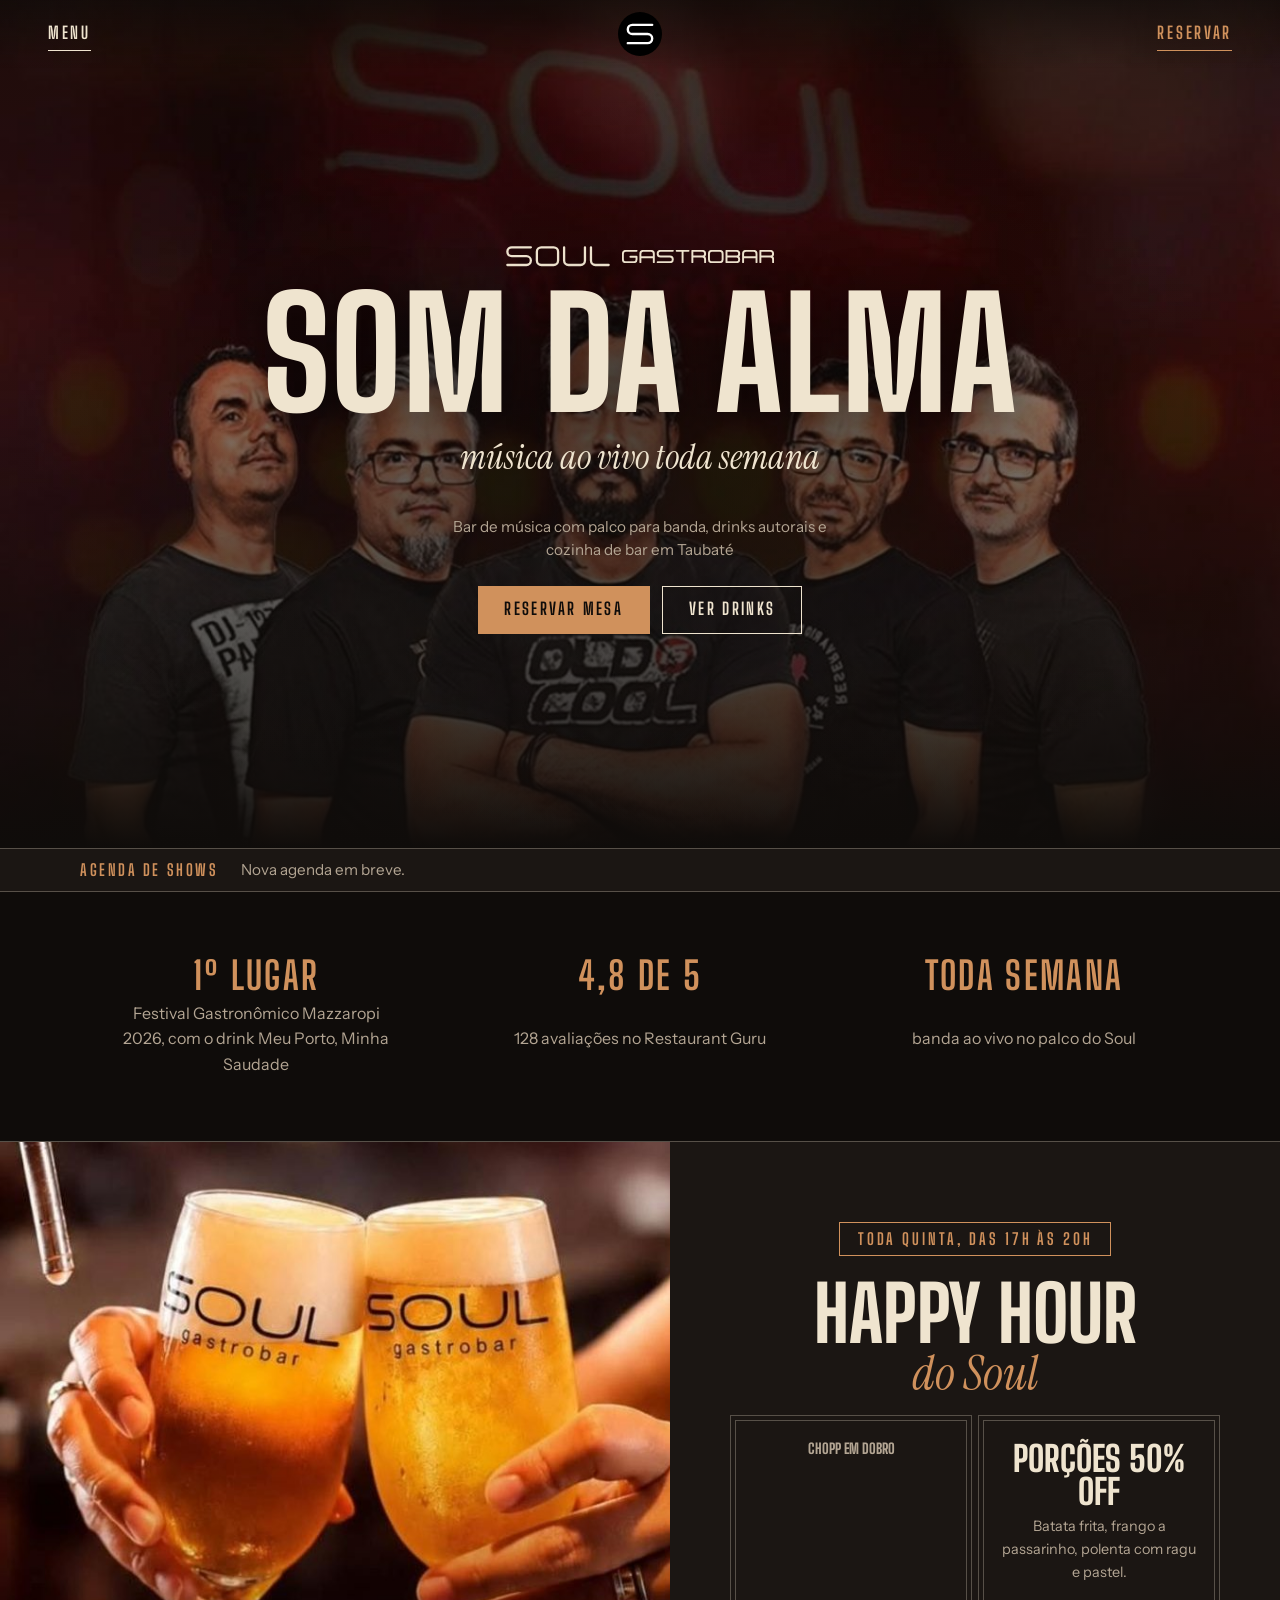
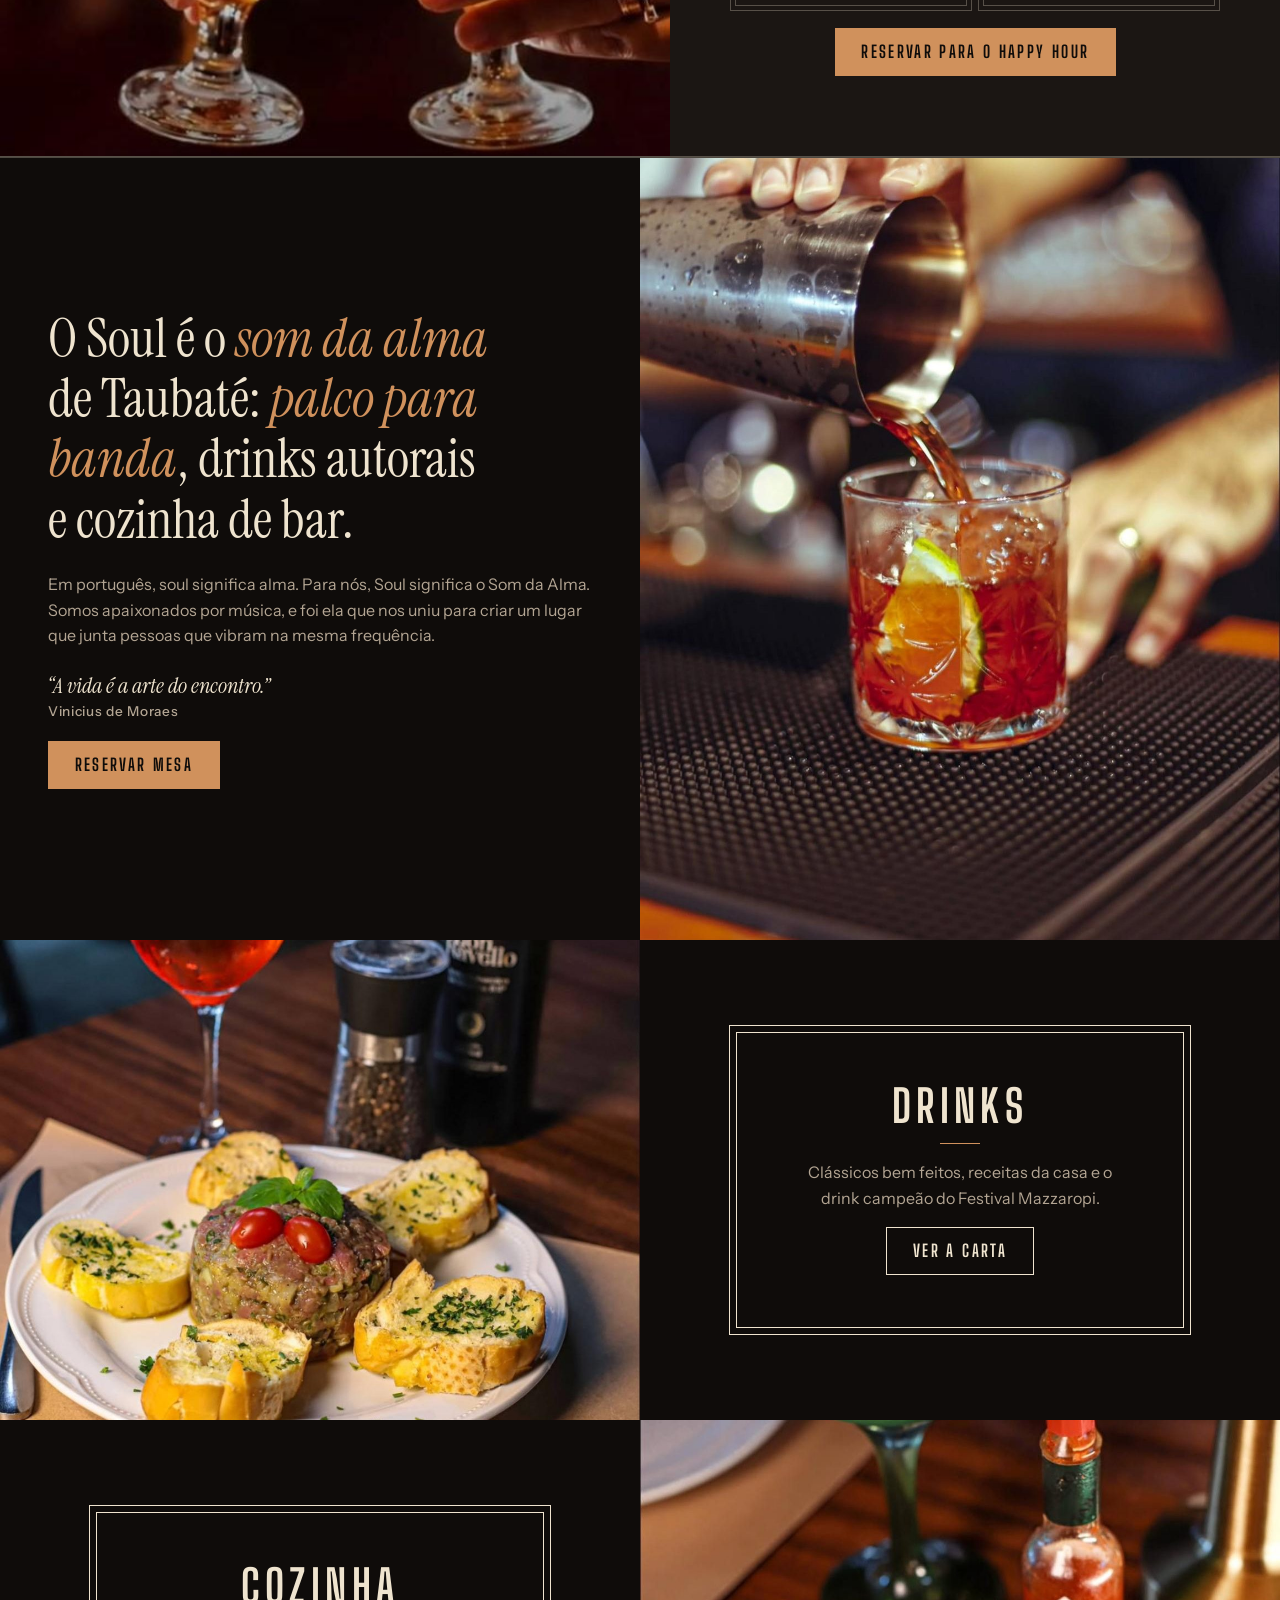
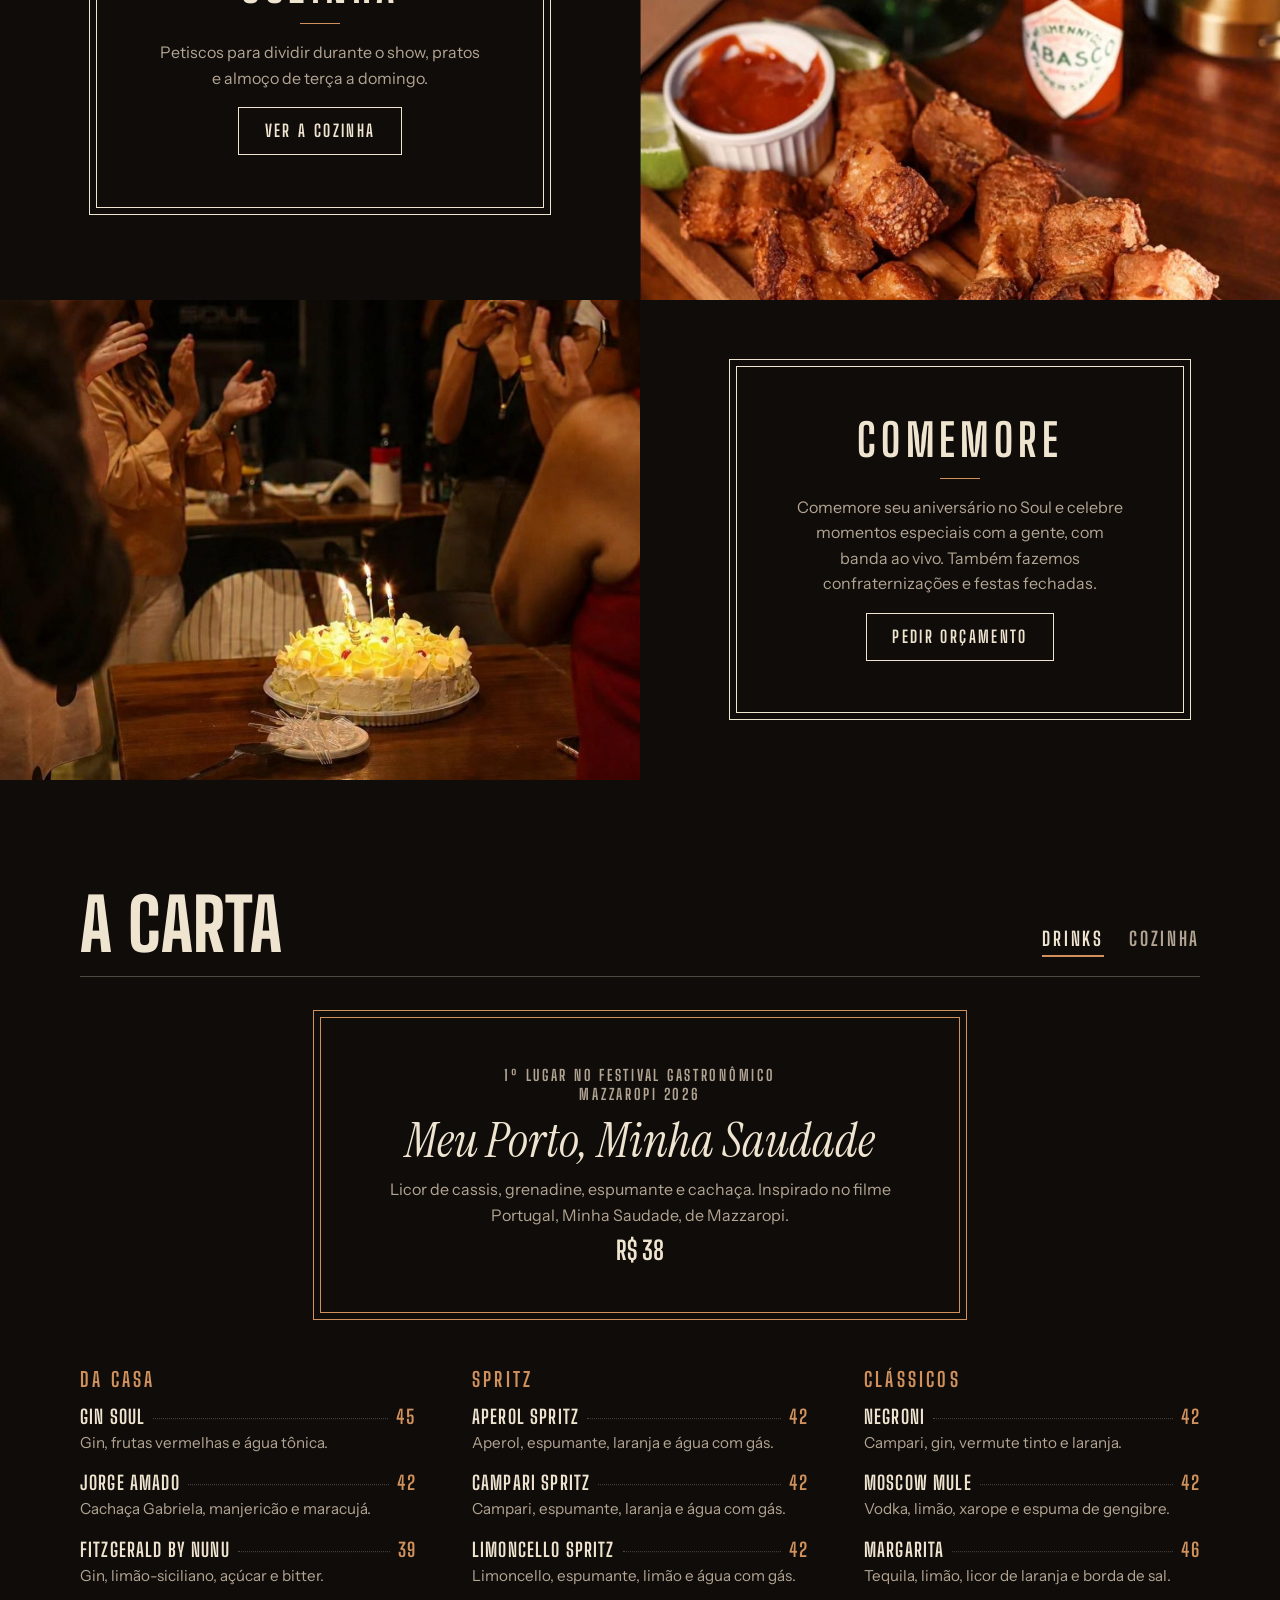
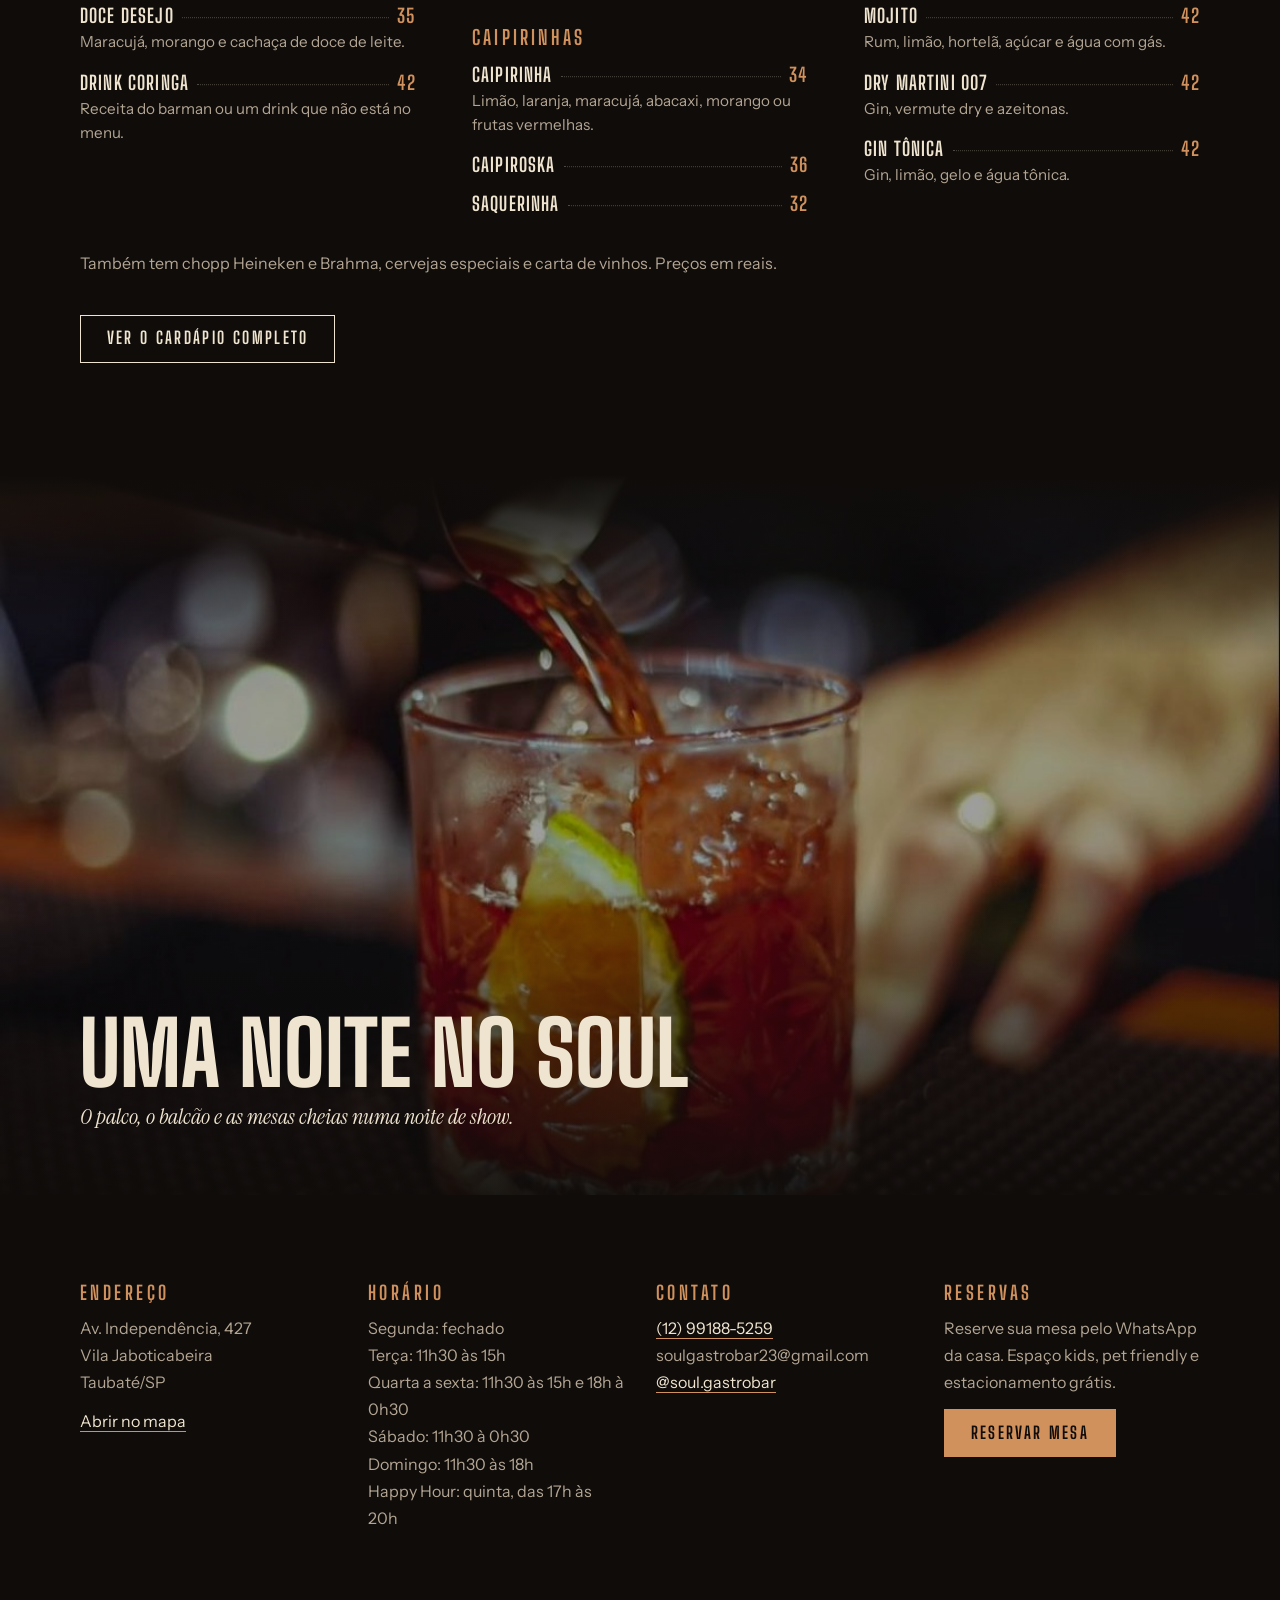
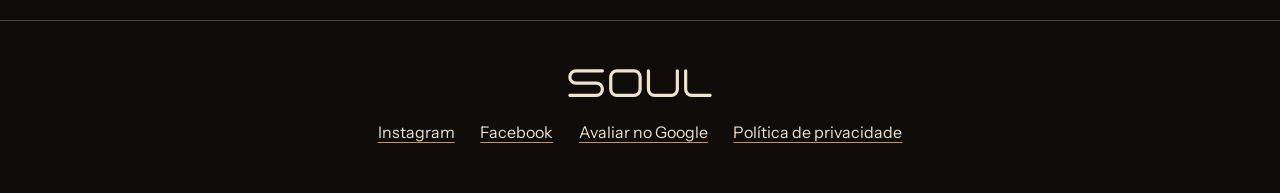
<file: index.html>
<!DOCTYPE html>
<html lang="pt-BR">
<head>
  <meta charset="utf-8">
  <meta name="viewport" content="width=device-width, initial-scale=1">
  <title>Soul Gastrobar Taubaté</title>
  <meta name="description" content="Bar de música em Taubaté com palco para banda, drinks autorais e cozinha de bar. Av. Independência, 427. Reservas pelo WhatsApp.">
  <link rel="icon" href="img/logo-soul.svg" type="image/svg+xml">
  <link rel="preconnect" href="https://fonts.googleapis.com">
  <link rel="preconnect" href="https://fonts.gstatic.com" crossorigin>
  <link rel="stylesheet" href="https://fonts.googleapis.com/css2?family=Big+Shoulders+Display:wght@500;700;800&amp;family=Instrument+Serif:ital@0;1&amp;family=Instrument+Sans:wght@400;500;600&amp;display=swap">
  <link rel="stylesheet" href="css/site.css">
</head>
<body>
  <a class="pular" href="#conteudo">Pular para o conteúdo</a>

  <header class="topo">
    <button class="topo-menu" type="button" id="menu-botao" aria-controls="menu-tela" aria-expanded="false">Menu</button>
    <a class="topo-marca" href="#inicio" aria-label="Soul Gastrobar, início">
      <img src="img/logo-soul.svg" alt="" width="44" height="44">
    </a>
    <a class="topo-reservar" href="#reservar">Reservar</a>
  </header>

  <dialog class="menu-tela" id="menu-tela" aria-label="Menu">
    <div class="menu-tela-topo">
      <button class="topo-menu" type="button" id="menu-fechar">Fechar</button>
    </div>
    <nav aria-label="Principal">
      <ul>
        <li><a href="#agenda">Agenda</a></li>
        <li><a href="#happy-hour">Happy Hour</a></li>
        <li><a href="#cartas">Drinks e cozinha</a></li>
        <li><a href="cardapio.html">Cardápio completo</a></li>
        <li><a href="#noite">Uma noite no Soul</a></li>
        <li><a href="#eventos">Aniversários e eventos</a></li>
        <li><a href="#info">Como chegar</a></li>
        <li><a href="#reservar">Reservar mesa</a></li>
      </ul>
    </nav>
    <p class="menu-tela-rodape">Av. Independência, 427, Taubaté. <a href="https://www.instagram.com/soul.gastrobar/" target="_blank" rel="noopener noreferrer">@soul.gastrobar</a></p>
  </dialog>

  <main id="conteudo">

    <!-- Topo: a banda do próximo show, em tela cheia -->
    <section id="inicio" class="palco" aria-labelledby="titulo-principal">
      <div class="palco-midia" id="palco-midia" aria-hidden="true"></div>
      <div class="palco-luz" aria-hidden="true"></div>
      <div class="palco-cena">
        <div class="palco-marca"><svg class="lettering-soul" viewBox="-7.5 -7.5 588.0 115.0" role="img" aria-label="Soul" xmlns="http://www.w3.org/2000/svg"><g fill="none" stroke="currentColor" stroke-width="13" stroke-linecap="round" stroke-linejoin="round"><path transform="translate(0 0)" d="M133 0H25A25 25 0 0 0 25 50H108A25 25 0 0 1 108 100H0"/><path transform="translate(167 0)" d="M25 0H95A25 25 0 0 1 120 25V75A25 25 0 0 1 95 100H25A25 25 0 0 1 0 75V25A25 25 0 0 1 25 0Z"/><path transform="translate(321 0)" d="M0 0V75A25 25 0 0 0 25 100H93A25 25 0 0 0 118 75V0"/><path transform="translate(473 0)" d="M0 0V75A25 25 0 0 0 25 100H100"/></g></svg><svg class="lettering-gastrobar" viewBox="-7.5 -7.5 1336.0 115.0" role="img" aria-label="Gastrobar" xmlns="http://www.w3.org/2000/svg"><g fill="none" stroke="currentColor" stroke-width="13" stroke-linecap="round" stroke-linejoin="round"><path transform="translate(0 0)" d="M120 0H25A25 25 0 0 0 0 25V75A25 25 0 0 0 25 100H95A25 25 0 0 0 120 75V52H66"/><path transform="translate(154 0)" d="M0 100V25A25 25 0 0 1 25 0H93A25 25 0 0 1 118 25V100M0 56H118"/><path transform="translate(306 0)" d="M133 0H25A25 25 0 0 0 25 50H108A25 25 0 0 1 108 100H0"/><path transform="translate(473 0)" d="M0 0H104M52.0 0V100"/><path transform="translate(611 0)" d="M0 100V0H87A25 25 0 0 1 87 50H0M87 50A25 25 0 0 1 112 75V100"/><path transform="translate(757 0)" d="M25 0H95A25 25 0 0 1 120 25V75A25 25 0 0 1 95 100H25A25 25 0 0 1 0 75V25A25 25 0 0 1 25 0Z"/><path transform="translate(911 0)" d="M0 0H87A25 25 0 0 1 87 50H0M87 50A25 25 0 0 1 87 100H0V0"/><path transform="translate(1057 0)" d="M0 100V25A25 25 0 0 1 25 0H93A25 25 0 0 1 118 25V100M0 56H118"/><path transform="translate(1209 0)" d="M0 100V0H87A25 25 0 0 1 87 50H0M87 50A25 25 0 0 1 112 75V100"/></g></svg></div>
        <p class="palco-banda" id="palco-banda">Som da Alma</p>
        <p class="palco-quando" id="palco-quando">música ao vivo toda semana</p>
        <p class="palco-estilo" id="palco-estilo"></p>
        <h1 id="titulo-principal">Bar de música com palco para banda, drinks autorais e cozinha de bar em Taubaté</h1>
        <p class="palco-botoes">
          <a class="botao" id="palco-reservar" href="#reservar">Reservar mesa</a>
          <a class="botao botao-linha" href="#cartas">Ver drinks</a>
        </p>
      </div>
    </section>

    <!-- Faixa da agenda -->
    <section id="agenda" class="faixa-agenda" aria-labelledby="titulo-agenda">
      <div class="faixa-dentro">
        <h2 id="titulo-agenda">Agenda de shows</h2>
        <ol class="agenda" id="lista-agenda"></ol>
        <noscript><p>Veja a agenda no Instagram <a href="https://www.instagram.com/soul.gastrobar/">@soul.gastrobar</a>.</p></noscript>
      </div>
    </section>

    <!-- Selos -->
    <section class="selos" aria-label="Reconhecimentos">
      <ul>
        <li><p class="selo-grande">1º lugar</p><p>Festival Gastronômico Mazzaropi 2026, com o drink Meu Porto, Minha Saudade</p></li>
        <li><p class="selo-grande">4,8 de 5</p><p>128 avaliações no Restaurant Guru</p></li>
        <li><p class="selo-grande">Toda semana</p><p>banda ao vivo no palco do Soul</p></li>
      </ul>
    </section>

    <!-- Happy Hour de quinta -->
    <section id="happy-hour" class="happy" aria-labelledby="titulo-happy">
      <figure class="happy-foto">
        <img src="img/galeria/happy-hour.jpg" alt="Duas taças de chopp com a marca do Soul brindando ao lado da chopeira" width="1159" height="650" loading="lazy">
      </figure>
      <div class="happy-texto">
        <p class="happy-quando">Toda quinta, das 17h às 20h</p>
        <h2 id="titulo-happy"><span class="hh-1">Happy Hour</span><span class="hh-2">do Soul</span></h2>
        <ul class="ofertas">
          <li><p class="oferta-grande">Chopp em dobro</p></li>
          <li><p class="oferta-grande">Porções 50% off</p><p>Batata frita, frango a passarinho, polenta com ragu e pastel.</p></li>
        </ul>
        <a class="botao" href="#reservar" data-evento="Happy Hour de quinta">Reservar para o Happy Hour</a>
      </div>
    </section>

    <!-- Frase da casa, metade texto e metade foto -->
    <section id="sobre" class="dividido" aria-labelledby="titulo-sobre">
      <div class="dividido-texto">
        <h2 id="titulo-sobre" class="frase">O Soul é o <strong>som da alma</strong> de Taubaté: <strong>palco para banda</strong>, drinks autorais e cozinha de bar.</h2>
        <p>Em português, soul significa alma. Para nós, Soul significa o Som da Alma. Somos apaixonados por música, e foi ela que nos uniu para criar um lugar que junta pessoas que vibram na mesma frequência.</p>
        <p class="citacao">“A vida é a arte do encontro.” <span>Vinicius de Moraes</span></p>
        <a class="botao" href="#reservar">Reservar mesa</a>
      </div>
      <figure class="dividido-foto">
        <img src="img/galeria/drink-balcao.jpg" alt="Drink sendo servido no balcão do Soul" width="1159" height="1415" loading="lazy">
      </figure>
    </section>

    <!-- Tabuleiro: foto e caixa emoldurada, alternando -->
    <section class="tabuleiro" aria-label="O que tem no Soul">
      <figure class="tab-foto"><img src="img/galeria/steak-tartare.jpg" alt="Steak tartare com Aperol Spritz sobre o jogo americano do Soul" width="1159" height="1417" loading="lazy"></figure>
      <div class="tab-caixa">
        <div class="moldura">
          <h2>Drinks</h2>
          <p>Clássicos bem feitos, receitas da casa e o drink campeão do Festival Mazzaropi.</p>
          <a class="botao botao-linha" href="#cartas">Ver a carta</a>
        </div>
      </div>
      <div class="tab-caixa">
        <div class="moldura">
          <h2>Cozinha</h2>
          <p>Petiscos para dividir durante o show, pratos e almoço de terça a domingo.</p>
          <a class="botao botao-linha" href="cardapio.html#para-comecar">Ver a cozinha</a>
        </div>
      </div>
      <figure class="tab-foto"><img src="img/galeria/torresmo.jpg" alt="Torresmo de rolo com gin tônica" width="1159" height="1543" loading="lazy"></figure>
      <figure class="tab-foto"><img src="img/galeria/aniversario.jpg" alt="Amigos batendo palmas em volta de um bolo de aniversário com velas acesas, numa mesa do Soul" width="1159" height="965" loading="lazy"></figure>
      <div class="tab-caixa" id="eventos">
        <div class="moldura">
          <h2>Comemore</h2>
          <p>Comemore seu aniversário no Soul e celebre momentos especiais com a gente, com banda ao vivo. Também fazemos confraternizações e festas fechadas.</p>
          <a class="botao botao-linha" href="#reservar" data-evento="Orçamento de evento ou aniversário">Pedir orçamento</a>
        </div>
      </div>
    </section>

    <!-- Cartas: drinks e cozinha -->
    <section id="cartas" class="cartas" aria-labelledby="titulo-cartas">
      <div class="cartas-topo">
        <h2 id="titulo-cartas">A carta</h2>
        <div class="abas" role="tablist" aria-label="Escolha a carta">
          <button type="button" role="tab" id="aba-drinks" aria-controls="painel-drinks" aria-selected="true">Drinks</button>
          <button type="button" role="tab" id="aba-cozinha" aria-controls="painel-cozinha" aria-selected="false">Cozinha</button>
        </div>
      </div>

      <div class="painel" id="painel-drinks" role="tabpanel" aria-labelledby="aba-drinks">
        <article class="campeao" aria-labelledby="titulo-campeao">
          <p class="campeao-premio">1º lugar no Festival Gastronômico Mazzaropi 2026</p>
          <h3 id="titulo-campeao">Meu Porto, Minha Saudade</h3>
          <p>Licor de cassis, grenadine, espumante e cachaça. Inspirado no filme Portugal, Minha Saudade, de Mazzaropi.</p>
          <p class="campeao-preco">R$ 38</p>
        </article>
        <div class="colunas">
          <div class="coluna">
            <h3>Da casa</h3>
            <ul class="itens">
              <li><p class="item"><span class="nome">Gin Soul</span><span class="preco">45</span></p><p class="desc">Gin, frutas vermelhas e água tônica.</p></li>
              <li><p class="item"><span class="nome">Jorge Amado</span><span class="preco">42</span></p><p class="desc">Cachaça Gabriela, manjericão e maracujá.</p></li>
              <li><p class="item"><span class="nome">Fitzgerald by Nunu</span><span class="preco">39</span></p><p class="desc">Gin, limão-siciliano, açúcar e bitter.</p></li>
              <li><p class="item"><span class="nome">Doce Desejo</span><span class="preco">35</span></p><p class="desc">Maracujá, morango e cachaça de doce de leite.</p></li>
              <li><p class="item"><span class="nome">Drink Coringa</span><span class="preco">42</span></p><p class="desc">Receita do barman ou um drink que não está no menu.</p></li>
            </ul>
          </div>
          <div class="coluna">
            <h3>Spritz</h3>
            <ul class="itens">
              <li><p class="item"><span class="nome">Aperol Spritz</span><span class="preco">42</span></p><p class="desc">Aperol, espumante, laranja e água com gás.</p></li>
              <li><p class="item"><span class="nome">Campari Spritz</span><span class="preco">42</span></p><p class="desc">Campari, espumante, laranja e água com gás.</p></li>
              <li><p class="item"><span class="nome">Limoncello Spritz</span><span class="preco">42</span></p><p class="desc">Limoncello, espumante, limão e água com gás.</p></li>
            </ul>
            <h3>Caipirinhas</h3>
            <ul class="itens">
              <li><p class="item"><span class="nome">Caipirinha</span><span class="preco">34</span></p><p class="desc">Limão, laranja, maracujá, abacaxi, morango ou frutas vermelhas.</p></li>
              <li><p class="item"><span class="nome">Caipiroska</span><span class="preco">36</span></p></li>
              <li><p class="item"><span class="nome">Saquerinha</span><span class="preco">32</span></p></li>
            </ul>
          </div>
          <div class="coluna">
            <h3>Clássicos</h3>
            <ul class="itens">
              <li><p class="item"><span class="nome">Negroni</span><span class="preco">42</span></p><p class="desc">Campari, gin, vermute tinto e laranja.</p></li>
              <li><p class="item"><span class="nome">Moscow Mule</span><span class="preco">42</span></p><p class="desc">Vodka, limão, xarope e espuma de gengibre.</p></li>
              <li><p class="item"><span class="nome">Margarita</span><span class="preco">46</span></p><p class="desc">Tequila, limão, licor de laranja e borda de sal.</p></li>
              <li><p class="item"><span class="nome">Mojito</span><span class="preco">42</span></p><p class="desc">Rum, limão, hortelã, açúcar e água com gás.</p></li>
              <li><p class="item"><span class="nome">Dry Martini 007</span><span class="preco">42</span></p><p class="desc">Gin, vermute dry e azeitonas.</p></li>
              <li><p class="item"><span class="nome">Gin tônica</span><span class="preco">42</span></p><p class="desc">Gin, limão, gelo e água tônica.</p></li>
            </ul>
          </div>
        </div>
        <p class="nota">Também tem chopp Heineken e Brahma, cervejas especiais e carta de vinhos. Preços em reais.</p>
      </div>

      <div class="painel" id="painel-cozinha" role="tabpanel" aria-labelledby="aba-cozinha">
        <div class="colunas colunas-cozinha">
          <div class="coluna">
            <h3>Para dividir</h3>
            <ul class="itens">
              <li><p class="item"><span class="nome">Torresmo de rolo</span><span class="preco">68</span></p><p class="desc">Pururucado, com vinagrete de maçã verde e pimenta da casa. 300 g.</p></li>
              <li><p class="item"><span class="nome">Bolovo de carne de panela</span><span class="preco">32</span></p><p class="desc">Gema cremosa e crosta crocante, com maionese de picles e ervas.</p></li>
              <li><p class="item"><span class="nome">Croqueta de costela</span><span class="preco">52</span></p><p class="desc">Com gorgonzola e mostarda ancienne. Seis unidades.</p></li>
              <li><p class="item"><span class="nome">Pastel da casa</span><span class="preco">53</span></p><p class="desc">Queijo da Alagoa com gorgonzola ou ragu de carne. Camarão, R$ 68.</p></li>
            </ul>
          </div>
          <div class="coluna">
            <h3>Entradas e pratos</h3>
            <ul class="itens">
              <li><p class="item"><span class="nome">Steak tartare</span><span class="preco">112</span></p><p class="desc">Filé mignon picado na faca, com dijon, picles e alcaparras. 150 g.</p></li>
              <li><p class="item"><span class="nome">Burrata</span><span class="preco">79</span></p><p class="desc">Com gaspacho de tomate e pesto de manjericão.</p></li>
              <li><p class="item"><span class="nome">Filé mignon e gorgonzola</span><span class="preco">128</span></p><p class="desc">Tiras grelhadas com molho cremoso de gorgonzola. 350 g.</p></li>
              <li><p class="item"><span class="nome">Camarão na cachaça</span><span class="preco">122</span></p><p class="desc">Com molho de vinho branco e ervas, e pão tostado. 300 g.</p></li>
            </ul>
          </div>
        </div>
        <p class="nota">Almoço de terça a domingo, das 11h30 às 15h.</p>
      </div>

      <p class="cartas-pdf"><a class="botao botao-linha" href="cardapio.html">Ver o cardápio completo</a></p>
    </section>

    <!-- Uma noite no Soul: fotos passando em tela cheia -->
    <section id="noite" class="noite" aria-labelledby="titulo-noite">
      <div class="noite-fotos" id="lista-galeria" aria-hidden="true"></div>
      <div class="noite-texto">
        <h2 id="titulo-noite">Uma noite no Soul</h2>
        <p>O palco, o balcão e as mesas cheias numa noite de show.</p>
      </div>
    </section>

    <!-- Informações em colunas -->
    <section id="info" class="info" aria-labelledby="titulo-info">
      <h2 id="titulo-info" class="visualmente-oculto">Informações</h2>
      <div class="info-col">
        <h3>Endereço</h3>
        <address>Av. Independência, 427<br>Vila Jaboticabeira<br>Taubaté/SP</address>
        <a href="https://www.google.com/maps/search/?api=1&amp;query=Soul+Gastrobar+Av.+Independ%C3%AAncia+427+Taubat%C3%A9" target="_blank" rel="noopener noreferrer">Abrir no mapa</a>
      </div>
      <div class="info-col">
        <h3>Horário</h3>
        <p>Segunda: fechado<br>Terça: 11h30 às 15h<br>Quarta a sexta: 11h30 às 15h e 18h à 0h30<br>Sábado: 11h30 à 0h30<br>Domingo: 11h30 às 18h<br>Happy Hour: quinta, das 17h às 20h</p>
      </div>
      <div class="info-col">
        <h3>Contato</h3>
        <p><a href="https://wa.me/5512991885259" target="_blank" rel="noopener noreferrer">(12) 99188-5259</a><br>soulgastrobar23@gmail.com<br><a href="https://www.instagram.com/soul.gastrobar/" target="_blank" rel="noopener noreferrer">@soul.gastrobar</a></p>
      </div>
      <div class="info-col" id="reservar">
        <h3>Reservas</h3>
        <p>Reserve sua mesa pelo WhatsApp da casa. Espaço kids, pet friendly e estacionamento grátis.</p>
        <a class="botao" href="#reservar">Reservar mesa</a>
      </div>
    </section>
  </main>

  <footer class="rodape">
    <div class="rodape-marca"><svg class="lettering-rodape" viewBox="-7.5 -7.5 588.0 115.0" role="img" aria-label="Soul Gastrobar" xmlns="http://www.w3.org/2000/svg"><g fill="none" stroke="currentColor" stroke-width="13" stroke-linecap="round" stroke-linejoin="round"><path transform="translate(0 0)" d="M133 0H25A25 25 0 0 0 25 50H108A25 25 0 0 1 108 100H0"/><path transform="translate(167 0)" d="M25 0H95A25 25 0 0 1 120 25V75A25 25 0 0 1 95 100H25A25 25 0 0 1 0 75V25A25 25 0 0 1 25 0Z"/><path transform="translate(321 0)" d="M0 0V75A25 25 0 0 0 25 100H93A25 25 0 0 0 118 75V0"/><path transform="translate(473 0)" d="M0 0V75A25 25 0 0 0 25 100H100"/></g></svg></div>
    <ul>
      <li><a href="https://www.instagram.com/soul.gastrobar/" target="_blank" rel="noopener noreferrer">Instagram</a></li>
      <li><a href="https://www.facebook.com/soulgastrobar/" target="_blank" rel="noopener noreferrer">Facebook</a></li>
      <li><a href="https://www.google.com/maps/search/?api=1&amp;query=Soul+Gastrobar+Taubat%C3%A9" target="_blank" rel="noopener noreferrer">Avaliar no Google</a></li>
      <li><a href="privacidade.html">Política de privacidade</a></li>
    </ul>
  </footer>

  <dialog class="modal modal-banda" id="modal-banda" aria-labelledby="banda-nome">
    <div class="banda-foto" id="banda-foto" hidden></div>
    <div class="modal-caixa">
      <div class="modal-topo">
        <p class="banda-quando" id="banda-quando"></p>
        <button class="modal-fechar" type="button" id="banda-fechar" aria-label="Fechar">Fechar</button>
      </div>
      <h2 class="banda-nome" id="banda-nome"></h2>
      <p class="modal-texto" id="banda-estilo"></p>
      <p class="banda-sobre" id="banda-sobre" hidden></p>
      <div class="banda-botoes">
        <a class="botao" href="#reservar" id="banda-reservar">Reservar mesa para este show</a>
        <a class="botao botao-linha" id="banda-ingresso" href="#" target="_blank" rel="noopener noreferrer" hidden>Comprar ingresso</a>
      </div>
    </div>
  </dialog>

  <dialog class="modal modal-reserva" id="modal-reserva" aria-labelledby="titulo-modal">
    <button class="modal-x" type="button" id="modal-fechar" aria-label="Fechar">×</button>
    <div class="reserva-moldura">
      <header class="reserva-topo">
        <p class="reserva-casa">Soul Gastrobar</p>
        <h2 id="titulo-modal">Reserve sua mesa</h2>
        <p class="reserva-sub">A casa confirma pelo WhatsApp.</p>
      </header>

      <form id="form-reserva" class="reserva" novalidate>
        <div class="campo campo-largo">
          <label for="r-nome">Seu nome</label>
          <input id="r-nome" name="nome" type="text" autocomplete="name" required maxlength="60" placeholder="Como devemos chamar você">
        </div>
        <div class="campo">
          <label for="r-data">Dia</label>
          <input id="r-data" name="data" type="date" required>
        </div>
        <div class="campo">
          <label for="r-hora">Horário</label>
          <select id="r-hora" name="hora" required>
            <option value="">Escolha</option>
              <option value="11:30">11h30</option>
              <option value="12:00">12h</option>
              <option value="12:30">12h30</option>
              <option value="13:00">13h</option>
              <option value="13:30">13h30</option>
              <option value="14:00">14h</option>
              <option value="14:30">14h30</option>
              <option value="15:00">15h</option>
              <option value="18:00">18h</option>
              <option value="18:30">18h30</option>
              <option value="19:00">19h</option>
              <option value="19:30">19h30</option>
              <option value="20:00">20h</option>
              <option value="20:30">20h30</option>
              <option value="21:00">21h</option>
              <option value="21:30">21h30</option>
              <option value="22:00">22h</option>
              <option value="22:30">22h30</option>
              <option value="23:00">23h</option>
              <option value="23:30">23h30</option>
              <option value="00:00">00h</option>
          </select>
        </div>
        <div class="campo campo-largo campo-pessoas">
          <label for="r-pessoas">Pessoas</label>
          <div class="contador">
            <button type="button" class="contador-bt" data-passo="-1" aria-label="Menos uma pessoa">−</button>
            <input id="r-pessoas" name="pessoas" type="number" inputmode="numeric" min="1" max="60" value="2" required>
            <button type="button" class="contador-bt" data-passo="1" aria-label="Mais uma pessoa">+</button>
          </div>
        </div>
        <div class="campo campo-largo">
          <label for="r-motivo">Show ou ocasião <span>(opcional)</span></label>
          <input id="r-motivo" name="motivo" type="text" maxlength="80" placeholder="Aniversário, show de sexta…">
        </div>
        <p class="erro campo-largo" id="r-erro" role="alert" hidden></p>
        <button class="botao campo-largo" type="submit">Continuar</button>
      </form>

      <div class="reserva-pronta" id="r-pronto" hidden>
        <p class="pronta-titulo">Confira sua reserva</p>
        <dl class="pronta-lista" id="r-resumo"></dl>
        <a class="botao botao-whats" id="r-link" href="https://wa.me/5512991885259" target="_blank" rel="noopener noreferrer">Enviar no WhatsApp</a>
        <button class="pronta-voltar" type="button" id="r-editar">Voltar e editar</button>
      </div>
    </div>
  </dialog>

  <a class="reservar-fixo" href="#reservar">Reservar mesa</a>

  <script src="js/agenda.js"></script>
  <script src="js/site.js"></script>
</body>
</html>
</file>
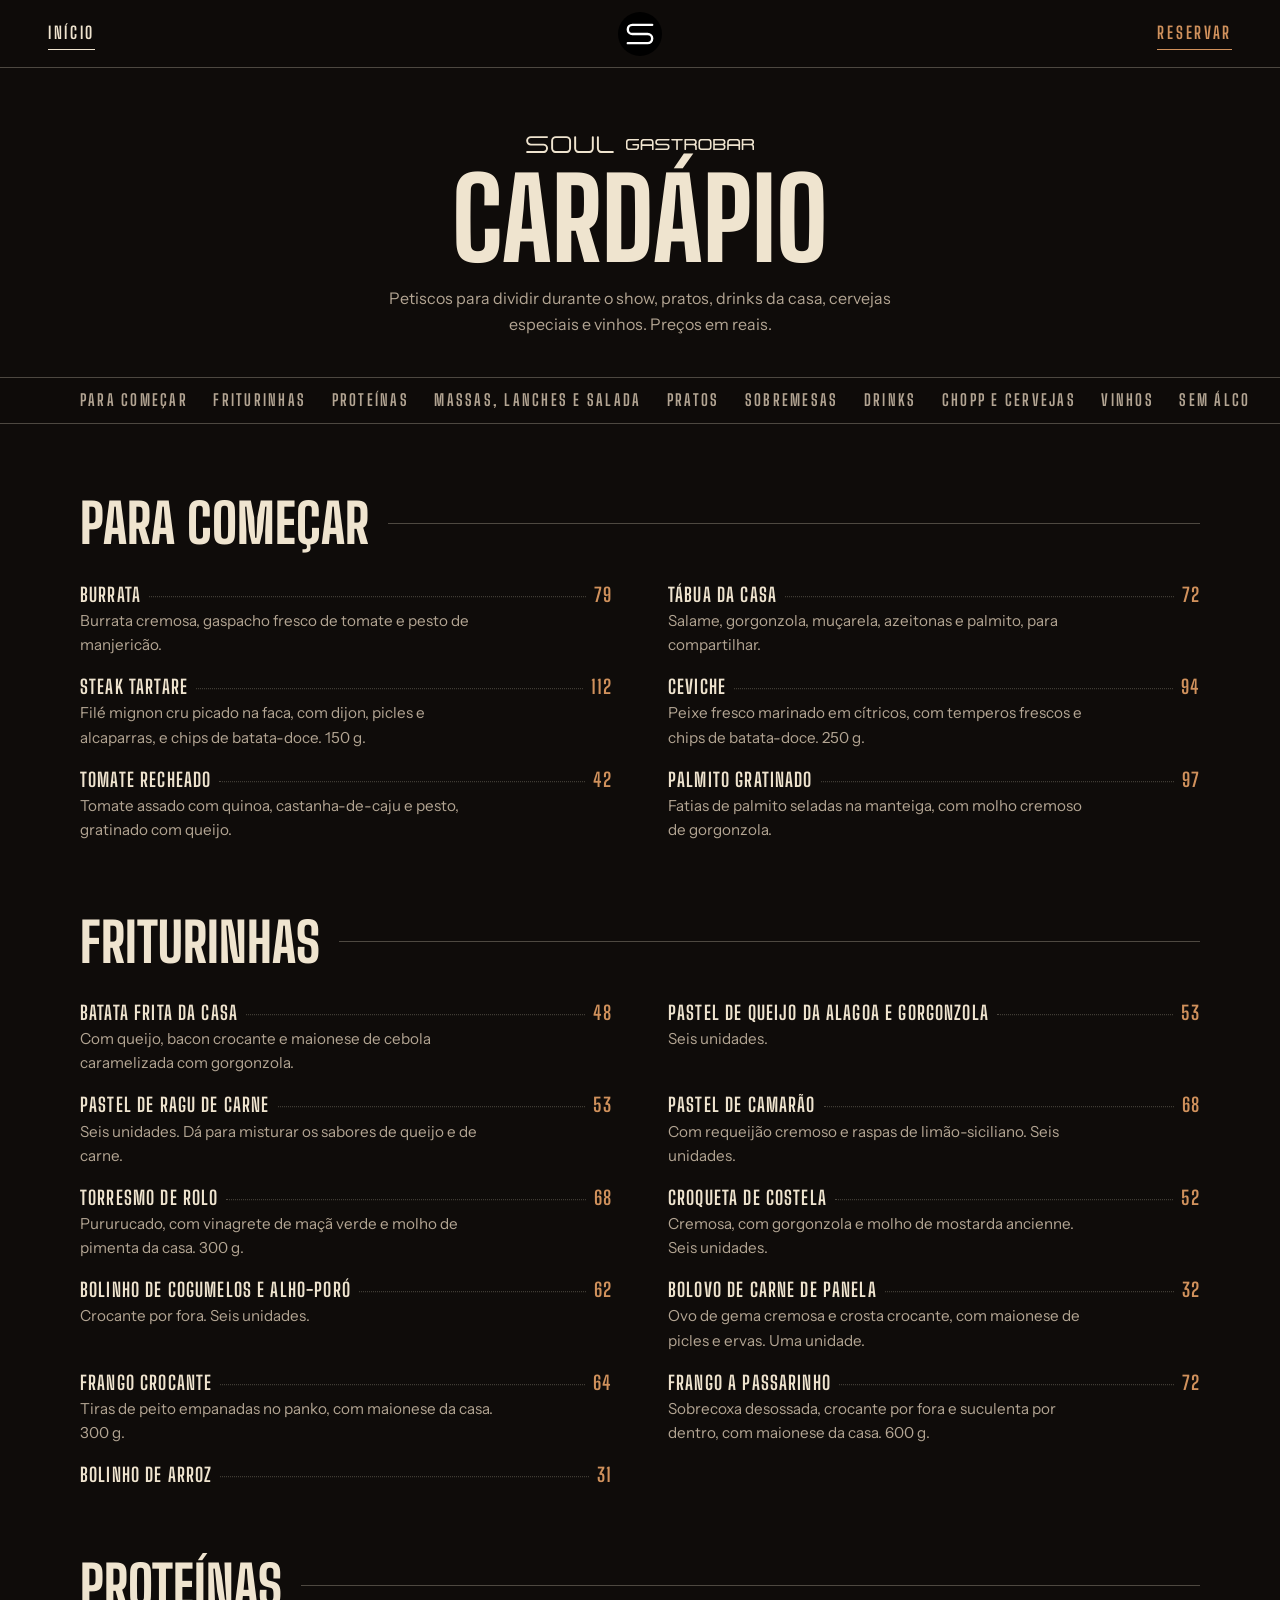
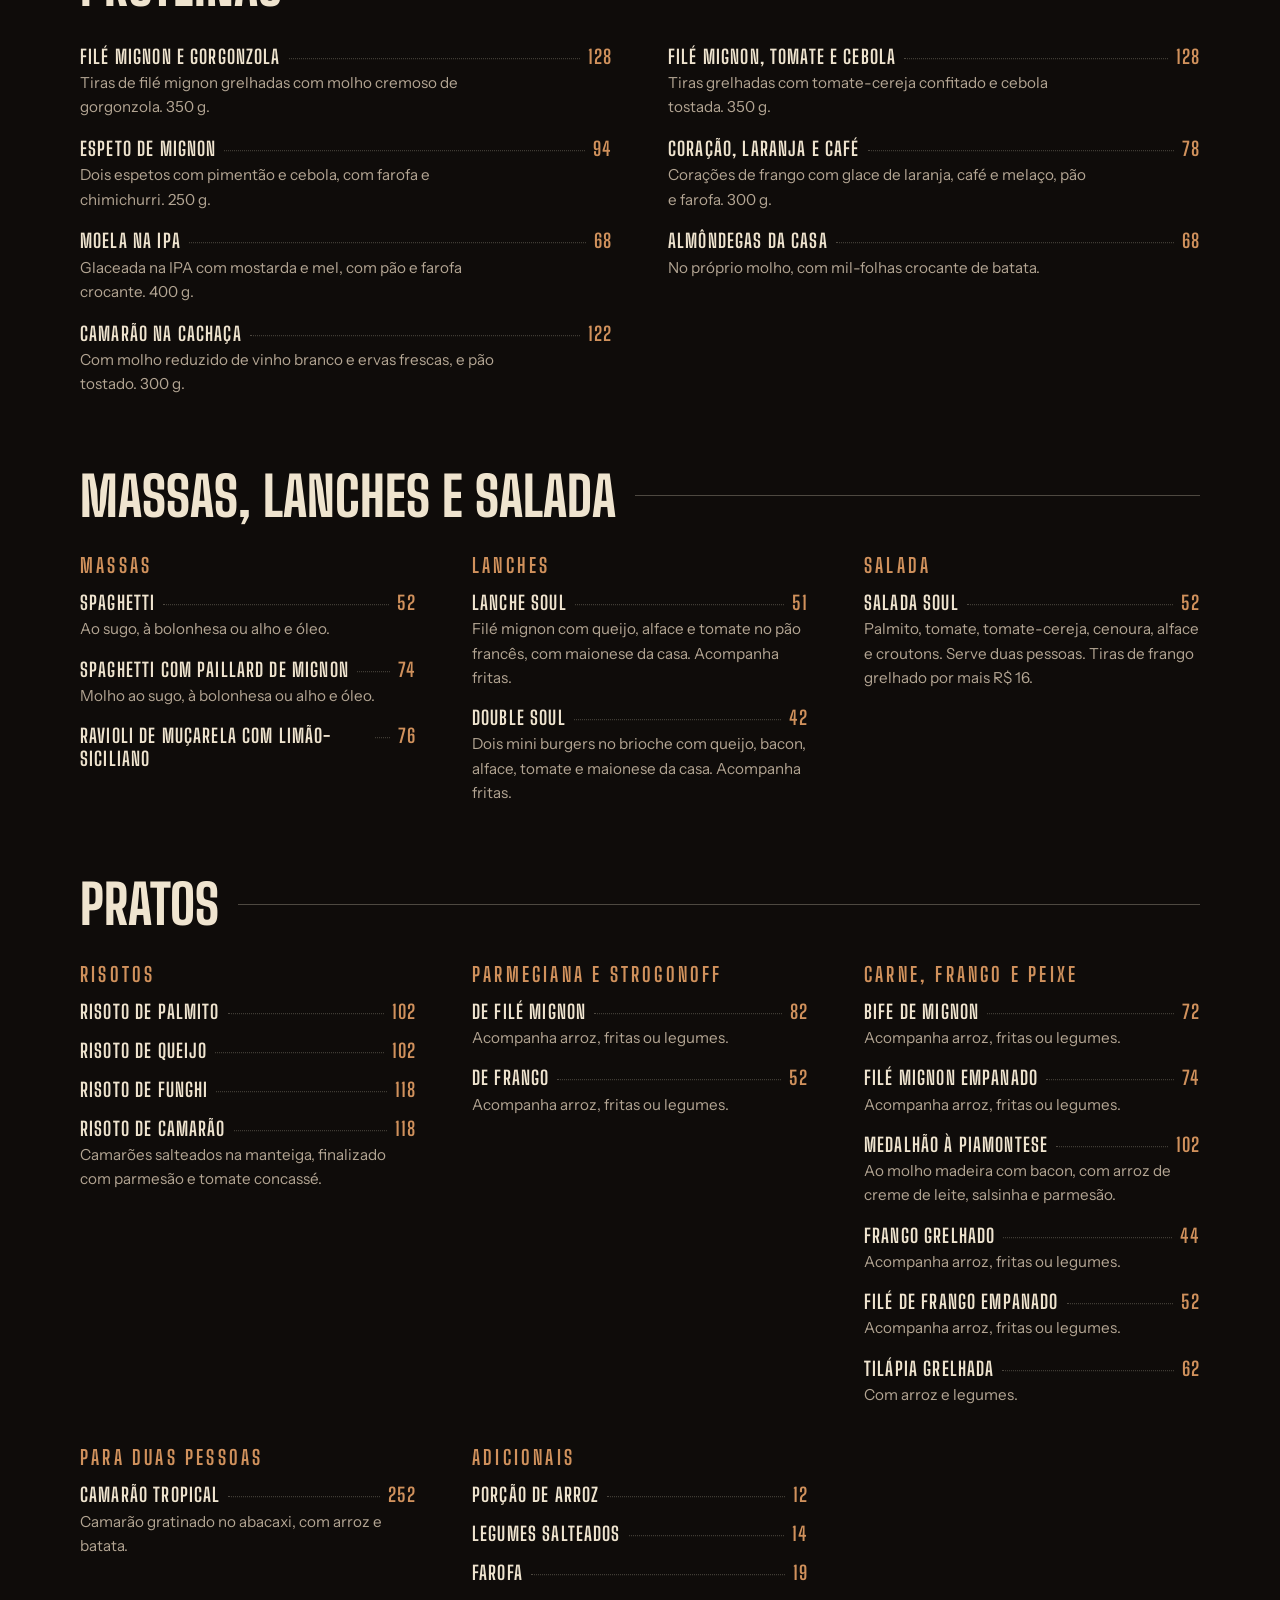
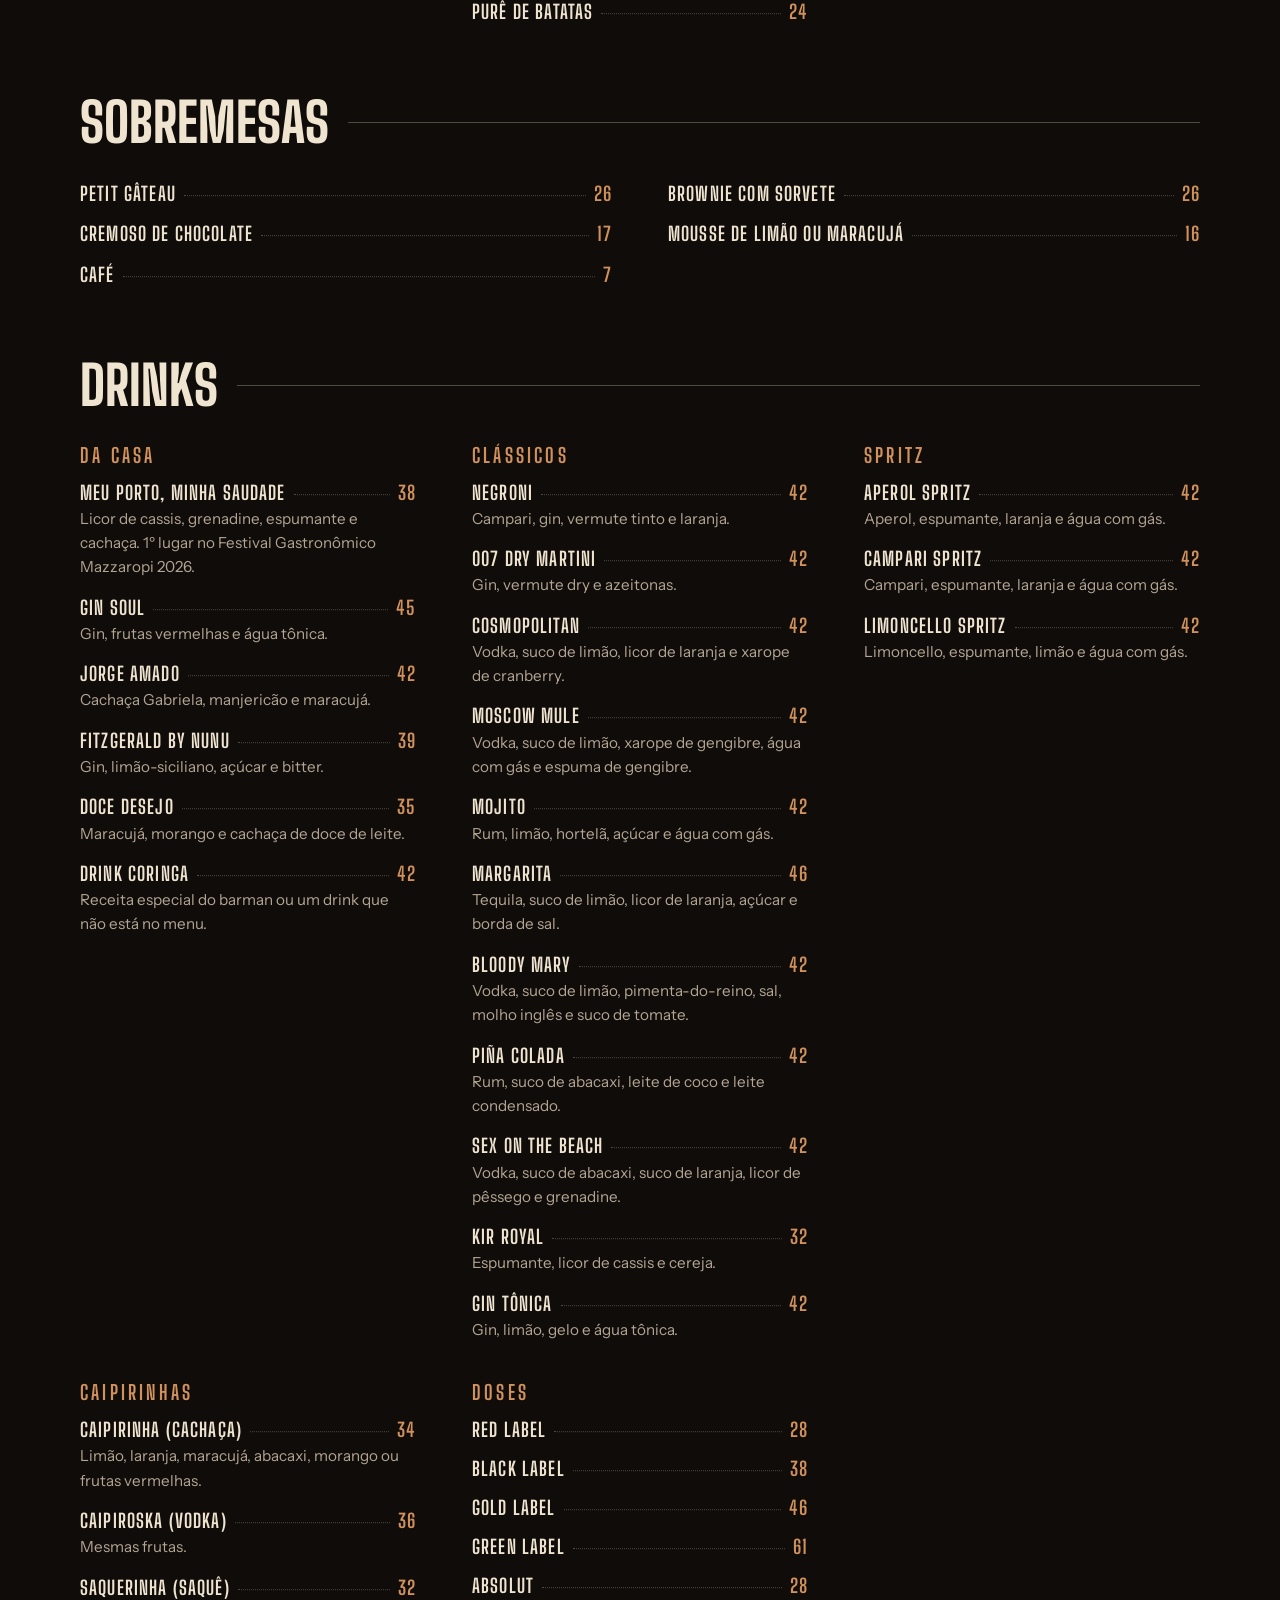
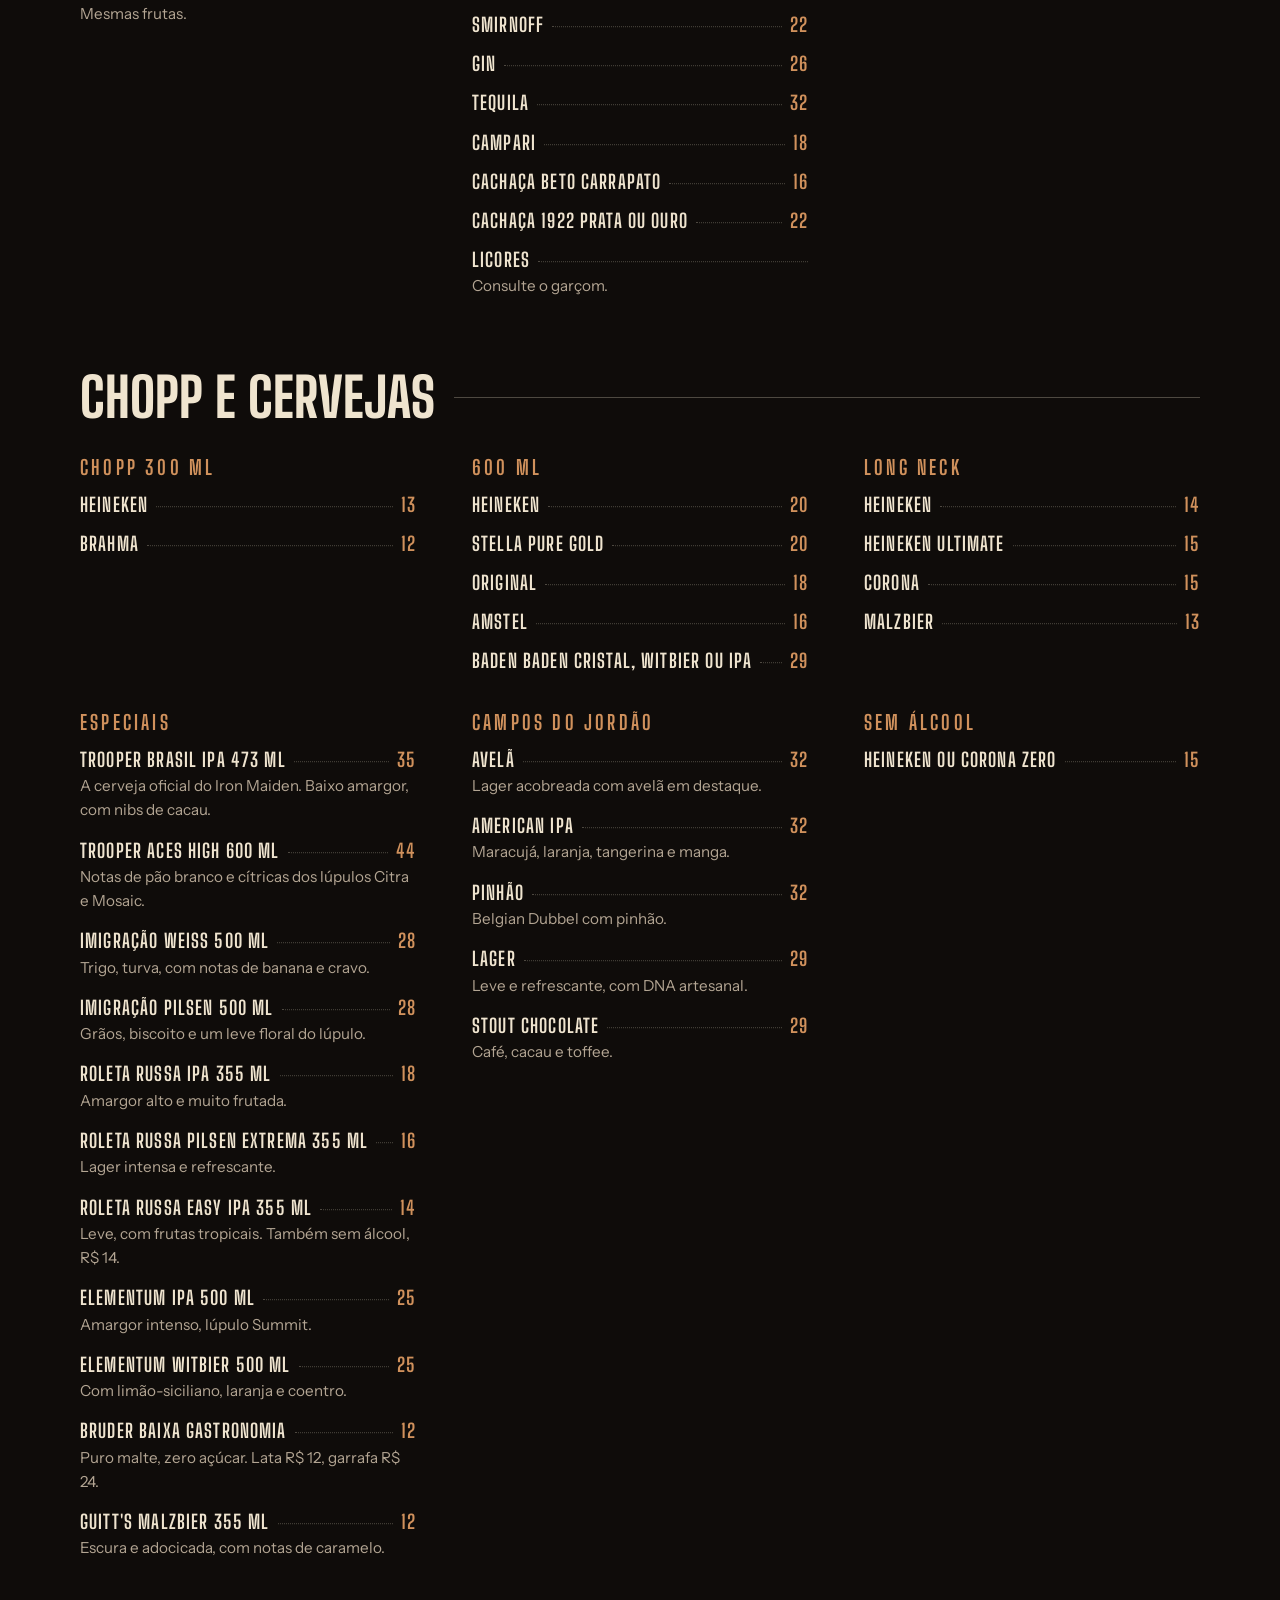
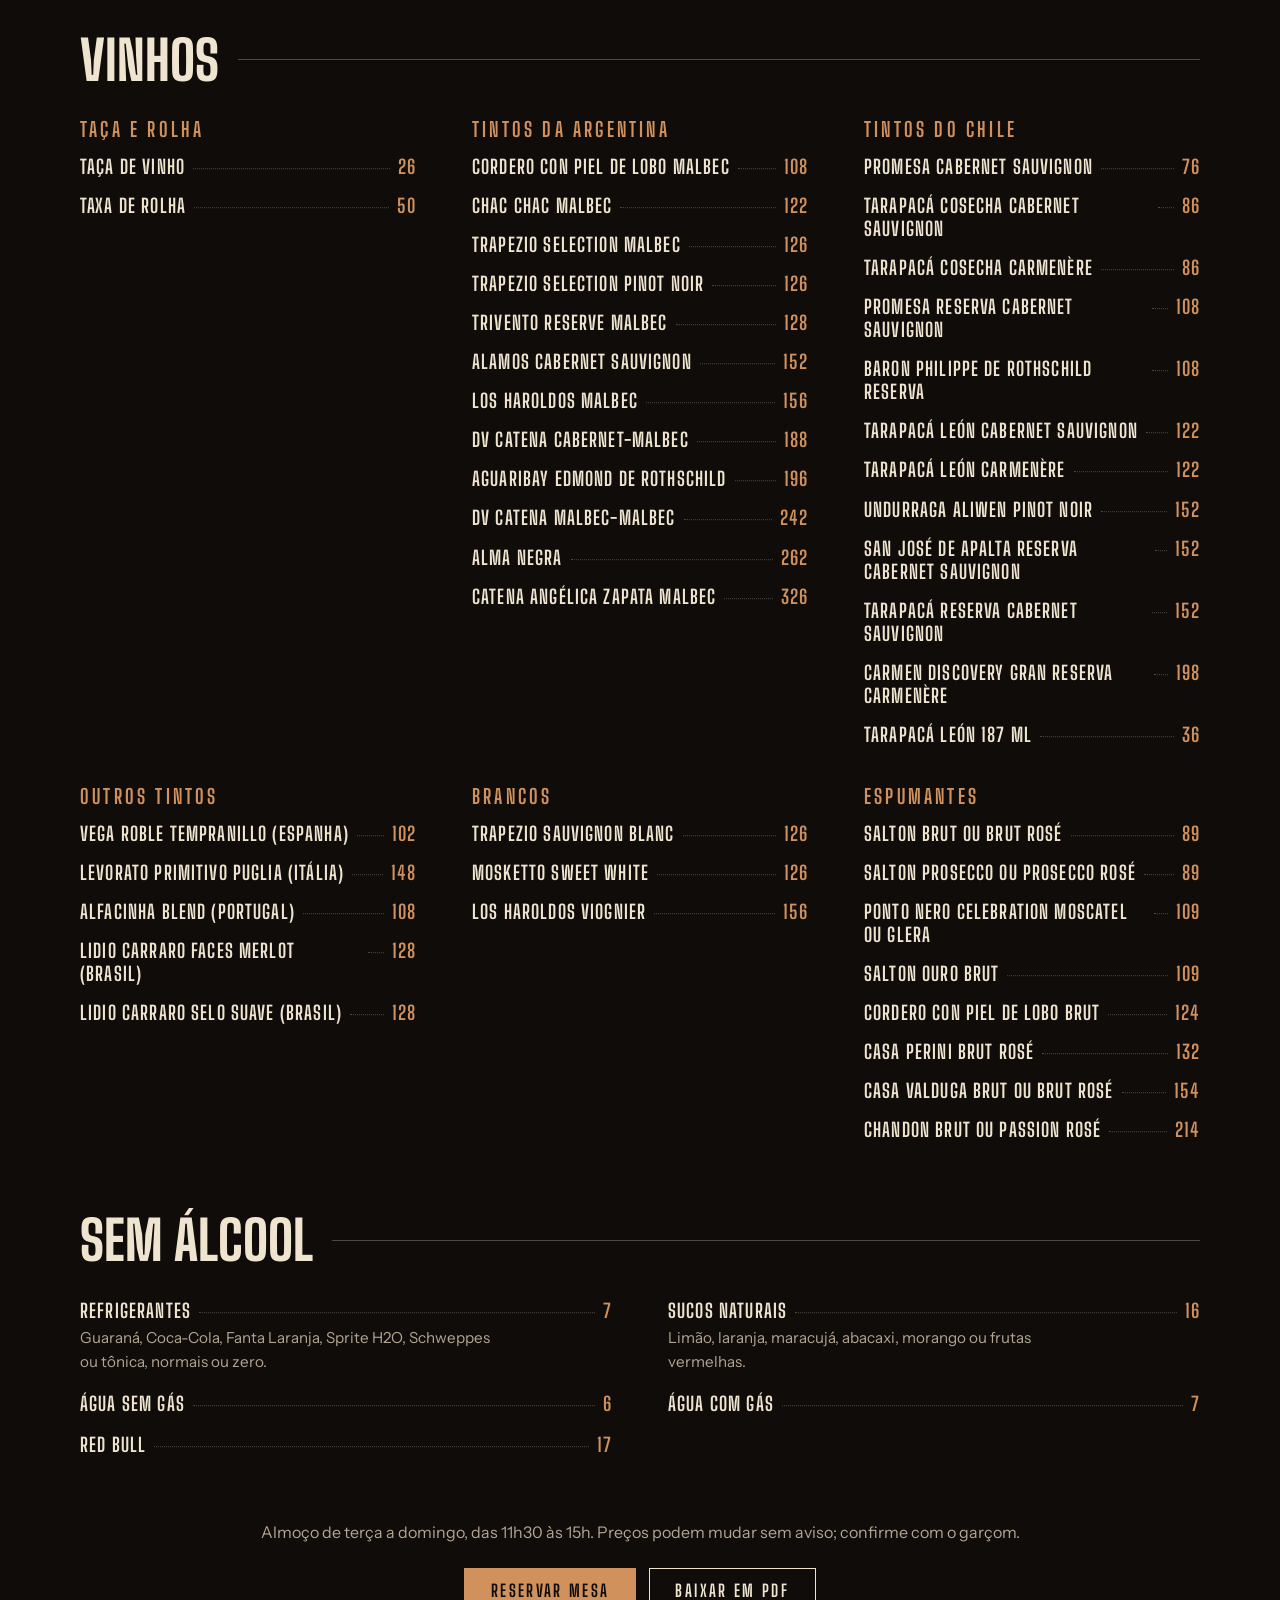
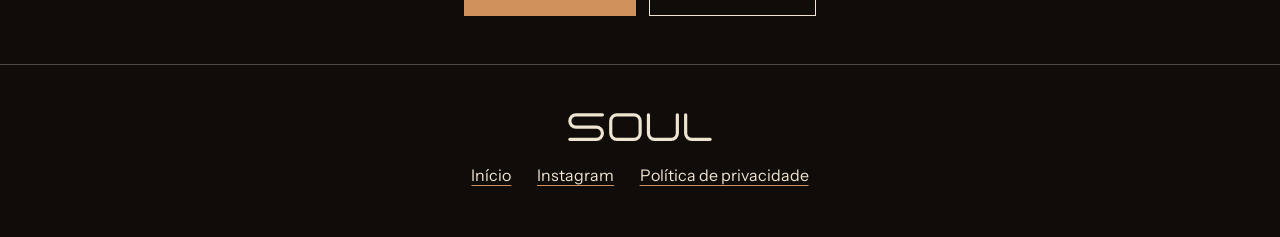
<file: cardapio.html>
<!DOCTYPE html>
<html lang="pt-BR">
<head>
  <meta charset="utf-8">
  <meta name="viewport" content="width=device-width, initial-scale=1">
  <title>Cardápio · Soul Gastrobar Taubaté</title>
  <meta name="description" content="Cardápio completo do Soul Gastrobar: petiscos, pratos, drinks autorais, cervejas especiais e vinhos. Av. Independência, 427, Taubaté.">
  <link rel="icon" href="img/logo-soul.svg" type="image/svg+xml">
  <link rel="preconnect" href="https://fonts.googleapis.com">
  <link rel="preconnect" href="https://fonts.gstatic.com" crossorigin>
  <link rel="stylesheet" href="https://fonts.googleapis.com/css2?family=Big+Shoulders+Display:wght@500;700;800&amp;family=Instrument+Serif:ital@0;1&amp;family=Instrument+Sans:wght@400;500;600&amp;display=swap">
  <link rel="stylesheet" href="css/site.css">
</head>
<body class="pagina-cardapio">
  <a class="pular" href="#conteudo">Pular para o conteúdo</a>

  <header class="topo topo-solido">
    <a class="topo-menu" href="index.html">Início</a>
    <a class="topo-marca" href="index.html" aria-label="Soul Gastrobar, início"><img src="img/logo-soul.svg" alt="" width="44" height="44"></a>
    <a class="topo-reservar" href="index.html#reservar">Reservar</a>
  </header>

  <main id="conteudo">
    <header class="cardapio-topo">
      <div class="cardapio-marca"><svg class="lettering-soul" viewBox="-7.5 -7.5 588.0 115.0" role="img" aria-label="Soul" xmlns="http://www.w3.org/2000/svg"><g fill="none" stroke="currentColor" stroke-width="13" stroke-linecap="round" stroke-linejoin="round"><path transform="translate(0 0)" d="M133 0H25A25 25 0 0 0 25 50H108A25 25 0 0 1 108 100H0"/><path transform="translate(167 0)" d="M25 0H95A25 25 0 0 1 120 25V75A25 25 0 0 1 95 100H25A25 25 0 0 1 0 75V25A25 25 0 0 1 25 0Z"/><path transform="translate(321 0)" d="M0 0V75A25 25 0 0 0 25 100H93A25 25 0 0 0 118 75V0"/><path transform="translate(473 0)" d="M0 0V75A25 25 0 0 0 25 100H100"/></g></svg><svg class="lettering-gastrobar" viewBox="-7.5 -7.5 1336.0 115.0" role="img" aria-label="Gastrobar" xmlns="http://www.w3.org/2000/svg"><g fill="none" stroke="currentColor" stroke-width="13" stroke-linecap="round" stroke-linejoin="round"><path transform="translate(0 0)" d="M120 0H25A25 25 0 0 0 0 25V75A25 25 0 0 0 25 100H95A25 25 0 0 0 120 75V52H66"/><path transform="translate(154 0)" d="M0 100V25A25 25 0 0 1 25 0H93A25 25 0 0 1 118 25V100M0 56H118"/><path transform="translate(306 0)" d="M133 0H25A25 25 0 0 0 25 50H108A25 25 0 0 1 108 100H0"/><path transform="translate(473 0)" d="M0 0H104M52.0 0V100"/><path transform="translate(611 0)" d="M0 100V0H87A25 25 0 0 1 87 50H0M87 50A25 25 0 0 1 112 75V100"/><path transform="translate(757 0)" d="M25 0H95A25 25 0 0 1 120 25V75A25 25 0 0 1 95 100H25A25 25 0 0 1 0 75V25A25 25 0 0 1 25 0Z"/><path transform="translate(911 0)" d="M0 0H87A25 25 0 0 1 87 50H0M87 50A25 25 0 0 1 87 100H0V0"/><path transform="translate(1057 0)" d="M0 100V25A25 25 0 0 1 25 0H93A25 25 0 0 1 118 25V100M0 56H118"/><path transform="translate(1209 0)" d="M0 100V0H87A25 25 0 0 1 87 50H0M87 50A25 25 0 0 1 112 75V100"/></g></svg></div>
      <h1>Cardápio</h1>
      <p>Petiscos para dividir durante o show, pratos, drinks da casa, cervejas especiais e vinhos. Preços em reais.</p>
    </header>

    <nav class="cardapio-nav" aria-label="Partes do cardápio">
      <ul>
        <li><a href="#para-comecar">Para começar</a></li>
        <li><a href="#friturinhas">Friturinhas</a></li>
        <li><a href="#proteinas">Proteínas</a></li>
        <li><a href="#massas-e-lanches">Massas, lanches e salada</a></li>
        <li><a href="#pratos">Pratos</a></li>
        <li><a href="#sobremesas">Sobremesas</a></li>
        <li><a href="#drinks">Drinks</a></li>
        <li><a href="#cervejas">Chopp e cervejas</a></li>
        <li><a href="#vinhos">Vinhos</a></li>
        <li><a href="#sem-alcool">Sem álcool</a></li>
      </ul>
    </nav>

    <section id="para-comecar" class="cardapio-secao" aria-labelledby="t-para-comecar">
      <h2 id="t-para-comecar">Para começar</h2>
      <div class="colunas"><div class="coluna"><ul class="itens"><li><p class="item"><span class="nome">Burrata</span><span class="preco">79</span></p><p class="desc">Burrata cremosa, gaspacho fresco de tomate e pesto de manjericão.</p></li><li><p class="item"><span class="nome">Tábua da casa</span><span class="preco">72</span></p><p class="desc">Salame, gorgonzola, muçarela, azeitonas e palmito, para compartilhar.</p></li><li><p class="item"><span class="nome">Steak tartare</span><span class="preco">112</span></p><p class="desc">Filé mignon cru picado na faca, com dijon, picles e alcaparras, e chips de batata-doce. 150 g.</p></li><li><p class="item"><span class="nome">Ceviche</span><span class="preco">94</span></p><p class="desc">Peixe fresco marinado em cítricos, com temperos frescos e chips de batata-doce. 250 g.</p></li><li><p class="item"><span class="nome">Tomate recheado</span><span class="preco">42</span></p><p class="desc">Tomate assado com quinoa, castanha-de-caju e pesto, gratinado com queijo.</p></li><li><p class="item"><span class="nome">Palmito gratinado</span><span class="preco">97</span></p><p class="desc">Fatias de palmito seladas na manteiga, com molho cremoso de gorgonzola.</p></li></ul></div></div>
    </section>
    <section id="friturinhas" class="cardapio-secao" aria-labelledby="t-friturinhas">
      <h2 id="t-friturinhas">Friturinhas</h2>
      <div class="colunas"><div class="coluna"><ul class="itens"><li><p class="item"><span class="nome">Batata frita da casa</span><span class="preco">48</span></p><p class="desc">Com queijo, bacon crocante e maionese de cebola caramelizada com gorgonzola.</p></li><li><p class="item"><span class="nome">Pastel de queijo da Alagoa e gorgonzola</span><span class="preco">53</span></p><p class="desc">Seis unidades.</p></li><li><p class="item"><span class="nome">Pastel de ragu de carne</span><span class="preco">53</span></p><p class="desc">Seis unidades. Dá para misturar os sabores de queijo e de carne.</p></li><li><p class="item"><span class="nome">Pastel de camarão</span><span class="preco">68</span></p><p class="desc">Com requeijão cremoso e raspas de limão-siciliano. Seis unidades.</p></li><li><p class="item"><span class="nome">Torresmo de rolo</span><span class="preco">68</span></p><p class="desc">Pururucado, com vinagrete de maçã verde e molho de pimenta da casa. 300 g.</p></li><li><p class="item"><span class="nome">Croqueta de costela</span><span class="preco">52</span></p><p class="desc">Cremosa, com gorgonzola e molho de mostarda ancienne. Seis unidades.</p></li><li><p class="item"><span class="nome">Bolinho de cogumelos e alho-poró</span><span class="preco">62</span></p><p class="desc">Crocante por fora. Seis unidades.</p></li><li><p class="item"><span class="nome">Bolovo de carne de panela</span><span class="preco">32</span></p><p class="desc">Ovo de gema cremosa e crosta crocante, com maionese de picles e ervas. Uma unidade.</p></li><li><p class="item"><span class="nome">Frango crocante</span><span class="preco">64</span></p><p class="desc">Tiras de peito empanadas no panko, com maionese da casa. 300 g.</p></li><li><p class="item"><span class="nome">Frango a passarinho</span><span class="preco">72</span></p><p class="desc">Sobrecoxa desossada, crocante por fora e suculenta por dentro, com maionese da casa. 600 g.</p></li><li><p class="item"><span class="nome">Bolinho de arroz</span><span class="preco">31</span></p></li></ul></div></div>
    </section>
    <section id="proteinas" class="cardapio-secao" aria-labelledby="t-proteinas">
      <h2 id="t-proteinas">Proteínas</h2>
      <div class="colunas"><div class="coluna"><ul class="itens"><li><p class="item"><span class="nome">Filé mignon e gorgonzola</span><span class="preco">128</span></p><p class="desc">Tiras de filé mignon grelhadas com molho cremoso de gorgonzola. 350 g.</p></li><li><p class="item"><span class="nome">Filé mignon, tomate e cebola</span><span class="preco">128</span></p><p class="desc">Tiras grelhadas com tomate-cereja confitado e cebola tostada. 350 g.</p></li><li><p class="item"><span class="nome">Espeto de mignon</span><span class="preco">94</span></p><p class="desc">Dois espetos com pimentão e cebola, com farofa e chimichurri. 250 g.</p></li><li><p class="item"><span class="nome">Coração, laranja e café</span><span class="preco">78</span></p><p class="desc">Corações de frango com glace de laranja, café e melaço, pão e farofa. 300 g.</p></li><li><p class="item"><span class="nome">Moela na IPA</span><span class="preco">68</span></p><p class="desc">Glaceada na IPA com mostarda e mel, com pão e farofa crocante. 400 g.</p></li><li><p class="item"><span class="nome">Almôndegas da casa</span><span class="preco">68</span></p><p class="desc">No próprio molho, com mil-folhas crocante de batata.</p></li><li><p class="item"><span class="nome">Camarão na cachaça</span><span class="preco">122</span></p><p class="desc">Com molho reduzido de vinho branco e ervas frescas, e pão tostado. 300 g.</p></li></ul></div></div>
    </section>
    <section id="massas-e-lanches" class="cardapio-secao" aria-labelledby="t-massas-e-lanches">
      <h2 id="t-massas-e-lanches">Massas, lanches e salada</h2>
      <div class="colunas"><div class="coluna"><h3>Massas</h3><ul class="itens"><li><p class="item"><span class="nome">Spaghetti</span><span class="preco">52</span></p><p class="desc">Ao sugo, à bolonhesa ou alho e óleo.</p></li><li><p class="item"><span class="nome">Spaghetti com paillard de mignon</span><span class="preco">74</span></p><p class="desc">Molho ao sugo, à bolonhesa ou alho e óleo.</p></li><li><p class="item"><span class="nome">Ravioli de muçarela com limão-siciliano</span><span class="preco">76</span></p></li></ul></div><div class="coluna"><h3>Lanches</h3><ul class="itens"><li><p class="item"><span class="nome">Lanche Soul</span><span class="preco">51</span></p><p class="desc">Filé mignon com queijo, alface e tomate no pão francês, com maionese da casa. Acompanha fritas.</p></li><li><p class="item"><span class="nome">Double Soul</span><span class="preco">42</span></p><p class="desc">Dois mini burgers no brioche com queijo, bacon, alface, tomate e maionese da casa. Acompanha fritas.</p></li></ul></div><div class="coluna"><h3>Salada</h3><ul class="itens"><li><p class="item"><span class="nome">Salada Soul</span><span class="preco">52</span></p><p class="desc">Palmito, tomate, tomate-cereja, cenoura, alface e croutons. Serve duas pessoas. Tiras de frango grelhado por mais R$ 16.</p></li></ul></div></div>
    </section>
    <section id="pratos" class="cardapio-secao" aria-labelledby="t-pratos">
      <h2 id="t-pratos">Pratos</h2>
      <div class="colunas"><div class="coluna"><h3>Risotos</h3><ul class="itens"><li><p class="item"><span class="nome">Risoto de palmito</span><span class="preco">102</span></p></li><li><p class="item"><span class="nome">Risoto de queijo</span><span class="preco">102</span></p></li><li><p class="item"><span class="nome">Risoto de funghi</span><span class="preco">118</span></p></li><li><p class="item"><span class="nome">Risoto de camarão</span><span class="preco">118</span></p><p class="desc">Camarões salteados na manteiga, finalizado com parmesão e tomate concassé.</p></li></ul></div><div class="coluna"><h3>Parmegiana e strogonoff</h3><ul class="itens"><li><p class="item"><span class="nome">De filé mignon</span><span class="preco">82</span></p><p class="desc">Acompanha arroz, fritas ou legumes.</p></li><li><p class="item"><span class="nome">De frango</span><span class="preco">52</span></p><p class="desc">Acompanha arroz, fritas ou legumes.</p></li></ul></div><div class="coluna"><h3>Carne, frango e peixe</h3><ul class="itens"><li><p class="item"><span class="nome">Bife de mignon</span><span class="preco">72</span></p><p class="desc">Acompanha arroz, fritas ou legumes.</p></li><li><p class="item"><span class="nome">Filé mignon empanado</span><span class="preco">74</span></p><p class="desc">Acompanha arroz, fritas ou legumes.</p></li><li><p class="item"><span class="nome">Medalhão à piamontese</span><span class="preco">102</span></p><p class="desc">Ao molho madeira com bacon, com arroz de creme de leite, salsinha e parmesão.</p></li><li><p class="item"><span class="nome">Frango grelhado</span><span class="preco">44</span></p><p class="desc">Acompanha arroz, fritas ou legumes.</p></li><li><p class="item"><span class="nome">Filé de frango empanado</span><span class="preco">52</span></p><p class="desc">Acompanha arroz, fritas ou legumes.</p></li><li><p class="item"><span class="nome">Tilápia grelhada</span><span class="preco">62</span></p><p class="desc">Com arroz e legumes.</p></li></ul></div><div class="coluna"><h3>Para duas pessoas</h3><ul class="itens"><li><p class="item"><span class="nome">Camarão tropical</span><span class="preco">252</span></p><p class="desc">Camarão gratinado no abacaxi, com arroz e batata.</p></li></ul></div><div class="coluna"><h3>Adicionais</h3><ul class="itens"><li><p class="item"><span class="nome">Porção de arroz</span><span class="preco">12</span></p></li><li><p class="item"><span class="nome">Legumes salteados</span><span class="preco">14</span></p></li><li><p class="item"><span class="nome">Farofa</span><span class="preco">19</span></p></li><li><p class="item"><span class="nome">Purê de batatas</span><span class="preco">24</span></p></li></ul></div></div>
    </section>
    <section id="sobremesas" class="cardapio-secao" aria-labelledby="t-sobremesas">
      <h2 id="t-sobremesas">Sobremesas</h2>
      <div class="colunas"><div class="coluna"><ul class="itens"><li><p class="item"><span class="nome">Petit gâteau</span><span class="preco">26</span></p></li><li><p class="item"><span class="nome">Brownie com sorvete</span><span class="preco">26</span></p></li><li><p class="item"><span class="nome">Cremoso de chocolate</span><span class="preco">17</span></p></li><li><p class="item"><span class="nome">Mousse de limão ou maracujá</span><span class="preco">16</span></p></li><li><p class="item"><span class="nome">Café</span><span class="preco">7</span></p></li></ul></div></div>
    </section>
    <section id="drinks" class="cardapio-secao" aria-labelledby="t-drinks">
      <h2 id="t-drinks">Drinks</h2>
      <div class="colunas"><div class="coluna"><h3>Da casa</h3><ul class="itens"><li><p class="item"><span class="nome">Meu Porto, Minha Saudade</span><span class="preco">38</span></p><p class="desc">Licor de cassis, grenadine, espumante e cachaça. 1º lugar no Festival Gastronômico Mazzaropi 2026.</p></li><li><p class="item"><span class="nome">Gin Soul</span><span class="preco">45</span></p><p class="desc">Gin, frutas vermelhas e água tônica.</p></li><li><p class="item"><span class="nome">Jorge Amado</span><span class="preco">42</span></p><p class="desc">Cachaça Gabriela, manjericão e maracujá.</p></li><li><p class="item"><span class="nome">Fitzgerald by Nunu</span><span class="preco">39</span></p><p class="desc">Gin, limão-siciliano, açúcar e bitter.</p></li><li><p class="item"><span class="nome">Doce Desejo</span><span class="preco">35</span></p><p class="desc">Maracujá, morango e cachaça de doce de leite.</p></li><li><p class="item"><span class="nome">Drink Coringa</span><span class="preco">42</span></p><p class="desc">Receita especial do barman ou um drink que não está no menu.</p></li></ul></div><div class="coluna"><h3>Clássicos</h3><ul class="itens"><li><p class="item"><span class="nome">Negroni</span><span class="preco">42</span></p><p class="desc">Campari, gin, vermute tinto e laranja.</p></li><li><p class="item"><span class="nome">007 Dry Martini</span><span class="preco">42</span></p><p class="desc">Gin, vermute dry e azeitonas.</p></li><li><p class="item"><span class="nome">Cosmopolitan</span><span class="preco">42</span></p><p class="desc">Vodka, suco de limão, licor de laranja e xarope de cranberry.</p></li><li><p class="item"><span class="nome">Moscow Mule</span><span class="preco">42</span></p><p class="desc">Vodka, suco de limão, xarope de gengibre, água com gás e espuma de gengibre.</p></li><li><p class="item"><span class="nome">Mojito</span><span class="preco">42</span></p><p class="desc">Rum, limão, hortelã, açúcar e água com gás.</p></li><li><p class="item"><span class="nome">Margarita</span><span class="preco">46</span></p><p class="desc">Tequila, suco de limão, licor de laranja, açúcar e borda de sal.</p></li><li><p class="item"><span class="nome">Bloody Mary</span><span class="preco">42</span></p><p class="desc">Vodka, suco de limão, pimenta-do-reino, sal, molho inglês e suco de tomate.</p></li><li><p class="item"><span class="nome">Piña Colada</span><span class="preco">42</span></p><p class="desc">Rum, suco de abacaxi, leite de coco e leite condensado.</p></li><li><p class="item"><span class="nome">Sex on the Beach</span><span class="preco">42</span></p><p class="desc">Vodka, suco de abacaxi, suco de laranja, licor de pêssego e grenadine.</p></li><li><p class="item"><span class="nome">Kir Royal</span><span class="preco">32</span></p><p class="desc">Espumante, licor de cassis e cereja.</p></li><li><p class="item"><span class="nome">Gin tônica</span><span class="preco">42</span></p><p class="desc">Gin, limão, gelo e água tônica.</p></li></ul></div><div class="coluna"><h3>Spritz</h3><ul class="itens"><li><p class="item"><span class="nome">Aperol Spritz</span><span class="preco">42</span></p><p class="desc">Aperol, espumante, laranja e água com gás.</p></li><li><p class="item"><span class="nome">Campari Spritz</span><span class="preco">42</span></p><p class="desc">Campari, espumante, laranja e água com gás.</p></li><li><p class="item"><span class="nome">Limoncello Spritz</span><span class="preco">42</span></p><p class="desc">Limoncello, espumante, limão e água com gás.</p></li></ul></div><div class="coluna"><h3>Caipirinhas</h3><ul class="itens"><li><p class="item"><span class="nome">Caipirinha (cachaça)</span><span class="preco">34</span></p><p class="desc">Limão, laranja, maracujá, abacaxi, morango ou frutas vermelhas.</p></li><li><p class="item"><span class="nome">Caipiroska (vodka)</span><span class="preco">36</span></p><p class="desc">Mesmas frutas.</p></li><li><p class="item"><span class="nome">Saquerinha (saquê)</span><span class="preco">32</span></p><p class="desc">Mesmas frutas.</p></li></ul></div><div class="coluna"><h3>Doses</h3><ul class="itens"><li><p class="item"><span class="nome">Red Label</span><span class="preco">28</span></p></li><li><p class="item"><span class="nome">Black Label</span><span class="preco">38</span></p></li><li><p class="item"><span class="nome">Gold Label</span><span class="preco">46</span></p></li><li><p class="item"><span class="nome">Green Label</span><span class="preco">61</span></p></li><li><p class="item"><span class="nome">Absolut</span><span class="preco">28</span></p></li><li><p class="item"><span class="nome">Smirnoff</span><span class="preco">22</span></p></li><li><p class="item"><span class="nome">Gin</span><span class="preco">26</span></p></li><li><p class="item"><span class="nome">Tequila</span><span class="preco">32</span></p></li><li><p class="item"><span class="nome">Campari</span><span class="preco">18</span></p></li><li><p class="item"><span class="nome">Cachaça Beto Carrapato</span><span class="preco">16</span></p></li><li><p class="item"><span class="nome">Cachaça 1922 prata ou ouro</span><span class="preco">22</span></p></li><li><p class="item"><span class="nome">Licores</span></p><p class="desc">Consulte o garçom.</p></li></ul></div></div>
    </section>
    <section id="cervejas" class="cardapio-secao" aria-labelledby="t-cervejas">
      <h2 id="t-cervejas">Chopp e cervejas</h2>
      <div class="colunas"><div class="coluna"><h3>Chopp 300 ml</h3><ul class="itens"><li><p class="item"><span class="nome">Heineken</span><span class="preco">13</span></p></li><li><p class="item"><span class="nome">Brahma</span><span class="preco">12</span></p></li></ul></div><div class="coluna"><h3>600 ml</h3><ul class="itens"><li><p class="item"><span class="nome">Heineken</span><span class="preco">20</span></p></li><li><p class="item"><span class="nome">Stella Pure Gold</span><span class="preco">20</span></p></li><li><p class="item"><span class="nome">Original</span><span class="preco">18</span></p></li><li><p class="item"><span class="nome">Amstel</span><span class="preco">16</span></p></li><li><p class="item"><span class="nome">Baden Baden Cristal, Witbier ou IPA</span><span class="preco">29</span></p></li></ul></div><div class="coluna"><h3>Long neck</h3><ul class="itens"><li><p class="item"><span class="nome">Heineken</span><span class="preco">14</span></p></li><li><p class="item"><span class="nome">Heineken Ultimate</span><span class="preco">15</span></p></li><li><p class="item"><span class="nome">Corona</span><span class="preco">15</span></p></li><li><p class="item"><span class="nome">Malzbier</span><span class="preco">13</span></p></li></ul></div><div class="coluna"><h3>Especiais</h3><ul class="itens"><li><p class="item"><span class="nome">Trooper Brasil IPA 473 ml</span><span class="preco">35</span></p><p class="desc">A cerveja oficial do Iron Maiden. Baixo amargor, com nibs de cacau.</p></li><li><p class="item"><span class="nome">Trooper Aces High 600 ml</span><span class="preco">44</span></p><p class="desc">Notas de pão branco e cítricas dos lúpulos Citra e Mosaic.</p></li><li><p class="item"><span class="nome">Imigração Weiss 500 ml</span><span class="preco">28</span></p><p class="desc">Trigo, turva, com notas de banana e cravo.</p></li><li><p class="item"><span class="nome">Imigração Pilsen 500 ml</span><span class="preco">28</span></p><p class="desc">Grãos, biscoito e um leve floral do lúpulo.</p></li><li><p class="item"><span class="nome">Roleta Russa IPA 355 ml</span><span class="preco">18</span></p><p class="desc">Amargor alto e muito frutada.</p></li><li><p class="item"><span class="nome">Roleta Russa Pilsen Extrema 355 ml</span><span class="preco">16</span></p><p class="desc">Lager intensa e refrescante.</p></li><li><p class="item"><span class="nome">Roleta Russa Easy IPA 355 ml</span><span class="preco">14</span></p><p class="desc">Leve, com frutas tropicais. Também sem álcool, R$ 14.</p></li><li><p class="item"><span class="nome">Elementum IPA 500 ml</span><span class="preco">25</span></p><p class="desc">Amargor intenso, lúpulo Summit.</p></li><li><p class="item"><span class="nome">Elementum Witbier 500 ml</span><span class="preco">25</span></p><p class="desc">Com limão-siciliano, laranja e coentro.</p></li><li><p class="item"><span class="nome">Bruder Baixa Gastronomia</span><span class="preco">12</span></p><p class="desc">Puro malte, zero açúcar. Lata R$ 12, garrafa R$ 24.</p></li><li><p class="item"><span class="nome">Guitt&#x27;s Malzbier 355 ml</span><span class="preco">12</span></p><p class="desc">Escura e adocicada, com notas de caramelo.</p></li></ul></div><div class="coluna"><h3>Campos do Jordão</h3><ul class="itens"><li><p class="item"><span class="nome">Avelã</span><span class="preco">32</span></p><p class="desc">Lager acobreada com avelã em destaque.</p></li><li><p class="item"><span class="nome">American IPA</span><span class="preco">32</span></p><p class="desc">Maracujá, laranja, tangerina e manga.</p></li><li><p class="item"><span class="nome">Pinhão</span><span class="preco">32</span></p><p class="desc">Belgian Dubbel com pinhão.</p></li><li><p class="item"><span class="nome">Lager</span><span class="preco">29</span></p><p class="desc">Leve e refrescante, com DNA artesanal.</p></li><li><p class="item"><span class="nome">Stout Chocolate</span><span class="preco">29</span></p><p class="desc">Café, cacau e toffee.</p></li></ul></div><div class="coluna"><h3>Sem álcool</h3><ul class="itens"><li><p class="item"><span class="nome">Heineken ou Corona zero</span><span class="preco">15</span></p></li></ul></div></div>
    </section>
    <section id="vinhos" class="cardapio-secao" aria-labelledby="t-vinhos">
      <h2 id="t-vinhos">Vinhos</h2>
      <div class="colunas"><div class="coluna"><h3>Taça e rolha</h3><ul class="itens"><li><p class="item"><span class="nome">Taça de vinho</span><span class="preco">26</span></p></li><li><p class="item"><span class="nome">Taxa de rolha</span><span class="preco">50</span></p></li></ul></div><div class="coluna"><h3>Tintos da Argentina</h3><ul class="itens"><li><p class="item"><span class="nome">Cordero con Piel de Lobo Malbec</span><span class="preco">108</span></p></li><li><p class="item"><span class="nome">Chac Chac Malbec</span><span class="preco">122</span></p></li><li><p class="item"><span class="nome">Trapezio Selection Malbec</span><span class="preco">126</span></p></li><li><p class="item"><span class="nome">Trapezio Selection Pinot Noir</span><span class="preco">126</span></p></li><li><p class="item"><span class="nome">Trivento Reserve Malbec</span><span class="preco">128</span></p></li><li><p class="item"><span class="nome">Alamos Cabernet Sauvignon</span><span class="preco">152</span></p></li><li><p class="item"><span class="nome">Los Haroldos Malbec</span><span class="preco">156</span></p></li><li><p class="item"><span class="nome">DV Catena Cabernet-Malbec</span><span class="preco">188</span></p></li><li><p class="item"><span class="nome">Aguaribay Edmond de Rothschild</span><span class="preco">196</span></p></li><li><p class="item"><span class="nome">DV Catena Malbec-Malbec</span><span class="preco">242</span></p></li><li><p class="item"><span class="nome">Alma Negra</span><span class="preco">262</span></p></li><li><p class="item"><span class="nome">Catena Angélica Zapata Malbec</span><span class="preco">326</span></p></li></ul></div><div class="coluna"><h3>Tintos do Chile</h3><ul class="itens"><li><p class="item"><span class="nome">Promesa Cabernet Sauvignon</span><span class="preco">76</span></p></li><li><p class="item"><span class="nome">Tarapacá Cosecha Cabernet Sauvignon</span><span class="preco">86</span></p></li><li><p class="item"><span class="nome">Tarapacá Cosecha Carmenère</span><span class="preco">86</span></p></li><li><p class="item"><span class="nome">Promesa Reserva Cabernet Sauvignon</span><span class="preco">108</span></p></li><li><p class="item"><span class="nome">Baron Philippe de Rothschild Reserva</span><span class="preco">108</span></p></li><li><p class="item"><span class="nome">Tarapacá León Cabernet Sauvignon</span><span class="preco">122</span></p></li><li><p class="item"><span class="nome">Tarapacá León Carmenère</span><span class="preco">122</span></p></li><li><p class="item"><span class="nome">Undurraga Aliwen Pinot Noir</span><span class="preco">152</span></p></li><li><p class="item"><span class="nome">San José de Apalta Reserva Cabernet Sauvignon</span><span class="preco">152</span></p></li><li><p class="item"><span class="nome">Tarapacá Reserva Cabernet Sauvignon</span><span class="preco">152</span></p></li><li><p class="item"><span class="nome">Carmen Discovery Gran Reserva Carmenère</span><span class="preco">198</span></p></li><li><p class="item"><span class="nome">Tarapacá León 187 ml</span><span class="preco">36</span></p></li></ul></div><div class="coluna"><h3>Outros tintos</h3><ul class="itens"><li><p class="item"><span class="nome">Vega Roble Tempranillo (Espanha)</span><span class="preco">102</span></p></li><li><p class="item"><span class="nome">Levorato Primitivo Puglia (Itália)</span><span class="preco">148</span></p></li><li><p class="item"><span class="nome">Alfacinha Blend (Portugal)</span><span class="preco">108</span></p></li><li><p class="item"><span class="nome">Lidio Carraro Faces Merlot (Brasil)</span><span class="preco">128</span></p></li><li><p class="item"><span class="nome">Lidio Carraro Selo Suave (Brasil)</span><span class="preco">128</span></p></li></ul></div><div class="coluna"><h3>Brancos</h3><ul class="itens"><li><p class="item"><span class="nome">Trapezio Sauvignon Blanc</span><span class="preco">126</span></p></li><li><p class="item"><span class="nome">Mosketto Sweet White</span><span class="preco">126</span></p></li><li><p class="item"><span class="nome">Los Haroldos Viognier</span><span class="preco">156</span></p></li></ul></div><div class="coluna"><h3>Espumantes</h3><ul class="itens"><li><p class="item"><span class="nome">Salton Brut ou Brut Rosé</span><span class="preco">89</span></p></li><li><p class="item"><span class="nome">Salton Prosecco ou Prosecco Rosé</span><span class="preco">89</span></p></li><li><p class="item"><span class="nome">Ponto Nero Celebration Moscatel ou Glera</span><span class="preco">109</span></p></li><li><p class="item"><span class="nome">Salton Ouro Brut</span><span class="preco">109</span></p></li><li><p class="item"><span class="nome">Cordero con Piel de Lobo Brut</span><span class="preco">124</span></p></li><li><p class="item"><span class="nome">Casa Perini Brut Rosé</span><span class="preco">132</span></p></li><li><p class="item"><span class="nome">Casa Valduga Brut ou Brut Rosé</span><span class="preco">154</span></p></li><li><p class="item"><span class="nome">Chandon Brut ou Passion Rosé</span><span class="preco">214</span></p></li></ul></div></div>
    </section>
    <section id="sem-alcool" class="cardapio-secao" aria-labelledby="t-sem-alcool">
      <h2 id="t-sem-alcool">Sem álcool</h2>
      <div class="colunas"><div class="coluna"><ul class="itens"><li><p class="item"><span class="nome">Refrigerantes</span><span class="preco">7</span></p><p class="desc">Guaraná, Coca-Cola, Fanta Laranja, Sprite H2O, Schweppes ou tônica, normais ou zero.</p></li><li><p class="item"><span class="nome">Sucos naturais</span><span class="preco">16</span></p><p class="desc">Limão, laranja, maracujá, abacaxi, morango ou frutas vermelhas.</p></li><li><p class="item"><span class="nome">Água sem gás</span><span class="preco">6</span></p></li><li><p class="item"><span class="nome">Água com gás</span><span class="preco">7</span></p></li><li><p class="item"><span class="nome">Red Bull</span><span class="preco">17</span></p></li></ul></div></div>
    </section>

    <section class="cardapio-fim">
      <p>Almoço de terça a domingo, das 11h30 às 15h. Preços podem mudar sem aviso; confirme com o garçom.</p>
      <p class="cardapio-botoes">
        <a class="botao" href="index.html#reservar">Reservar mesa</a>
        <a class="botao botao-linha" href="https://drive.google.com/file/d/1lx9g_3FPudKm_tkXEfUDPH6hRUmHb1Q0/view" target="_blank" rel="noopener noreferrer">Baixar em PDF</a>
      </p>
    </section>
  </main>

  <footer class="rodape">
    <div class="rodape-marca"><svg class="lettering-rodape" viewBox="-7.5 -7.5 588.0 115.0" role="img" aria-label="Soul Gastrobar" xmlns="http://www.w3.org/2000/svg"><g fill="none" stroke="currentColor" stroke-width="13" stroke-linecap="round" stroke-linejoin="round"><path transform="translate(0 0)" d="M133 0H25A25 25 0 0 0 25 50H108A25 25 0 0 1 108 100H0"/><path transform="translate(167 0)" d="M25 0H95A25 25 0 0 1 120 25V75A25 25 0 0 1 95 100H25A25 25 0 0 1 0 75V25A25 25 0 0 1 25 0Z"/><path transform="translate(321 0)" d="M0 0V75A25 25 0 0 0 25 100H93A25 25 0 0 0 118 75V0"/><path transform="translate(473 0)" d="M0 0V75A25 25 0 0 0 25 100H100"/></g></svg></div>
    <ul>
      <li><a href="index.html">Início</a></li>
      <li><a href="https://www.instagram.com/soul.gastrobar/" target="_blank" rel="noopener noreferrer">Instagram</a></li>
      <li><a href="privacidade.html">Política de privacidade</a></li>
    </ul>
  </footer>
</body>
</html>
</file>
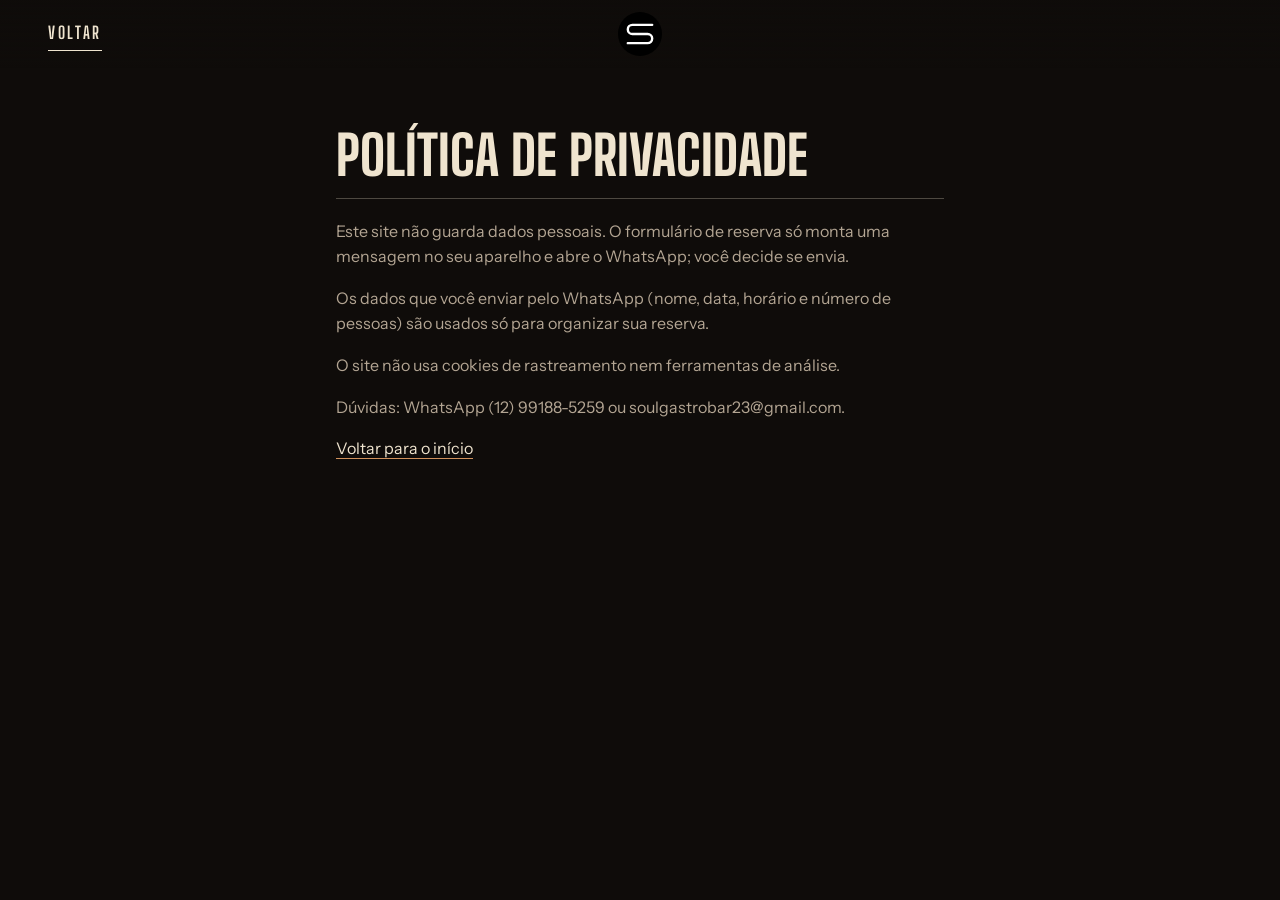
<file: privacidade.html>
<!DOCTYPE html>
<html lang="pt-BR">
<head>
  <meta charset="utf-8">
  <meta name="viewport" content="width=device-width, initial-scale=1">
  <title>Política de privacidade · Soul Gastrobar</title>
  <meta name="description" content="Como o site do Soul Gastrobar trata seus dados.">
  <link rel="icon" href="img/logo-soul.svg" type="image/svg+xml">
  <link rel="stylesheet" href="https://fonts.googleapis.com/css2?family=Big+Shoulders+Display:wght@700;800&amp;family=Instrument+Sans:wght@400;600&amp;display=swap">
  <link rel="stylesheet" href="css/site.css">
</head>
<body>
  <a class="pular" href="#conteudo">Pular para o conteúdo</a>
  <header class="topo">
    <a class="topo-menu" href="index.html">Voltar</a>
    <a class="topo-marca" href="index.html" aria-label="Soul Gastrobar, início"><img src="img/logo-soul.svg" alt="" width="44" height="44"></a>
    <span></span>
  </header>
  <main id="conteudo" class="pagina-texto">
    <h1>Política de privacidade</h1>
    <div>
      <p>Este site não guarda dados pessoais. O formulário de reserva só monta uma mensagem no seu aparelho e abre o WhatsApp; você decide se envia.</p>
      <p>Os dados que você enviar pelo WhatsApp (nome, data, horário e número de pessoas) são usados só para organizar sua reserva.</p>
      <p>O site não usa cookies de rastreamento nem ferramentas de análise.</p>
      <p>Dúvidas: WhatsApp (12) 99188-5259 ou soulgastrobar23@gmail.com.</p>
      <p><a href="index.html">Voltar para o início</a></p>
    </div>
  </main>
</body>
</html>
</file>
<file: css/site.css>
/* Soul Gastrobar
   Ideia: uma noite no Soul. Fotos escuras e quentes em tela cheia (Galerie), a banda do próximo show
   ocupando a tela de abertura (230 Fifth) e molduras art déco em linha dupla com letras altas e estreitas (Dante).
   Fundo preto quente, texto creme, cobre como destaque. */
:root {
  --noite: #0f0c0a;      /* fundo */
  --carvao: #1b1613;     /* superfícies */
  --creme: #efe4cf;      /* texto */
  --fumaca: #b3a593;     /* texto de apoio */
  --cobre: #d0915c;      /* destaque: botões, datas, preços */
  --linha: rgba(239, 228, 207, .28);

  --f-titulo: "Big Shoulders Display", "Oswald", "Arial Narrow", sans-serif;
  --f-frase: "Instrument Serif", Georgia, serif;
  --f-texto: "Instrument Sans", system-ui, -apple-system, "Segoe UI", sans-serif;

  --largura: 76rem;
  --lateral: clamp(1rem, 4vw, 3rem);
  color-scheme: dark;
}

*, *::before, *::after { box-sizing: border-box; }
[hidden] { display: none !important; }
html { scroll-behavior: smooth; scroll-padding-top: 4.5rem; }
body {
  margin: 0; background: var(--noite); color: var(--creme);
  font: 400 1rem/1.6 var(--f-texto); -webkit-font-smoothing: antialiased;
}
img, svg { display: block; max-width: 100%; height: auto; }
a { color: var(--creme); text-decoration-color: var(--cobre); text-underline-offset: .22em; }
a:hover { color: var(--cobre); }
:focus-visible { outline: 2px solid var(--cobre); outline-offset: 3px; }
h1, h2, h3, p, figure { margin: 0; }
h2, h3 { text-wrap: balance; }
.visualmente-oculto { position: absolute; width: 1px; height: 1px; overflow: hidden; clip: rect(0 0 0 0); white-space: nowrap; }
.pular { position: absolute; left: -9999px; }
.pular:focus { left: 1rem; top: 1rem; z-index: 50; background: var(--creme); color: var(--noite); padding: .5rem .8rem; }

/* Botões: retos, com letra alta e estreita, como nas placas de bar antigas */
.botao {
  display: inline-flex; align-items: center; justify-content: center; min-height: 3rem; padding: .7rem 1.6rem;
  font: 700 1.05rem/1 var(--f-titulo); letter-spacing: .14em; text-transform: uppercase; text-decoration: none;
  color: var(--noite); background: var(--cobre); border: 1px solid var(--cobre); cursor: pointer;
}
.botao:hover { background: var(--creme); border-color: var(--creme); color: var(--noite); }
.botao-linha { background: transparent; color: var(--creme); border-color: var(--creme); }
.botao-linha:hover { background: var(--creme); color: var(--noite); }

/* Barra do topo: Menu, o S e Reservar */
.topo {
  position: fixed; inset: 0 0 auto; z-index: 20; height: 4.25rem;
  display: grid; grid-template-columns: 1fr auto 1fr; align-items: center; padding: 0 var(--lateral);
  background: linear-gradient(180deg, rgba(15, 12, 10, .65), transparent);
}
.topo-menu, .topo-reservar {
  font: 700 1.05rem/1 var(--f-titulo); letter-spacing: .16em; text-transform: uppercase;
  color: var(--creme); background: none; border: 0; padding: .5rem 0; cursor: pointer; text-decoration: none;
  border-bottom: 1px solid currentColor;
}
.topo-menu { justify-self: start; }
.topo-reservar { justify-self: end; color: var(--cobre); }
.topo-marca img { width: 44px; height: 44px; }

/* Menu em tela cheia */
.menu-tela {
  width: 100%; height: 100%; max-width: none; max-height: none; margin: 0; padding: 0 var(--lateral) 2rem;
  border: 0; background: var(--noite); color: var(--creme);
  display: none; flex-direction: column;
}
.menu-tela[open] { display: flex; animation: aparece .25s ease-out; }
.menu-tela::backdrop { background: var(--noite); }
.menu-tela-topo { height: 4.25rem; display: flex; align-items: center; }
.menu-tela nav { flex: 1; display: grid; place-items: center; }
.menu-tela ul { list-style: none; margin: 0; padding: 0; display: grid; gap: .3rem; text-align: center; }
.menu-tela nav a {
  font: 800 clamp(2.2rem, 7vw, 4.4rem)/1.05 var(--f-titulo); text-transform: uppercase; letter-spacing: .02em;
  text-decoration: none; color: var(--creme);
}
.menu-tela nav a:hover { color: var(--cobre); }
.menu-tela-rodape { text-align: center; color: var(--fumaca); }
@keyframes aparece { from { opacity: 0; } }
body.modal-aberto { overflow: hidden; }

/* Topo: a banda em tela cheia */
.palco {
  position: relative; overflow: hidden; isolation: isolate;
  min-height: calc(100svh - 3.25rem); display: grid; place-items: center; text-align: center;
  padding: 6rem var(--lateral) 4rem;
}
.palco-midia { position: absolute; inset: 0; z-index: -2; background: var(--carvao); }
.palco-midia img, .palco-midia video { width: 100%; height: 100%; object-fit: cover; object-position: center 30%; }
.palco-luz {
  position: absolute; inset: 0; z-index: -1; pointer-events: none;
  background:
    radial-gradient(ellipse 70% 60% at 50% 55%, rgba(15, 12, 10, .55), transparent 75%),
    linear-gradient(180deg, rgba(15, 12, 10, .55) 0%, rgba(15, 12, 10, .25) 35%, rgba(15, 12, 10, .7) 80%, var(--noite) 100%);
}
.palco-cena { display: grid; justify-items: center; gap: .9rem; max-width: 60rem; }
.palco-marca { display: flex; align-items: center; gap: .8rem; color: var(--creme); margin-bottom: .4rem; }
.palco-marca .lettering-soul { width: 6.5rem; }
.palco-marca .lettering-gastrobar { width: 9.5rem; }
.palco-marca .lettering-gastrobar g { stroke-width: 17; }
.palco-banda {
  font: 800 clamp(3.4rem, 13vw, 9.5rem)/.88 var(--f-titulo); text-transform: uppercase; letter-spacing: .01em;
  text-wrap: balance; text-shadow: 0 4px 40px rgba(0, 0, 0, .6);
}
.palco-quando { font: italic 400 clamp(1.4rem, 3.4vw, 2.2rem)/1.2 var(--f-frase); color: var(--creme); }
.palco-estilo { color: var(--cobre); font: 700 1rem/1 var(--f-titulo); letter-spacing: .2em; text-transform: uppercase; }
.palco h1 { font: 400 .95rem/1.5 var(--f-texto); color: var(--fumaca); max-width: 40ch; margin-top: .6rem; }
.palco-botoes { display: flex; flex-wrap: wrap; justify-content: center; gap: .8rem; margin-top: .6rem; }

/* Faixa da agenda */
.faixa-agenda { background: var(--carvao); border-block: 1px solid var(--linha); }
.faixa-dentro { max-width: var(--largura); margin: 0 auto; padding: .55rem var(--lateral); display: flex; align-items: center; gap: .6rem 1.4rem; }
.faixa-agenda h2 { font: 700 1rem/1.2 var(--f-titulo); letter-spacing: .16em; text-transform: uppercase; color: var(--cobre); white-space: nowrap; flex: none; }
.agenda { list-style: none; margin: 0; padding: 0; display: flex; gap: .5rem; flex: 1; min-width: 0; overflow-x: auto; scrollbar-width: none; }
.agenda::-webkit-scrollbar { display: none; }
.agenda li { flex: none; }
.show-chip {
  display: inline-flex; align-items: baseline; gap: .6rem; padding: .4rem .95rem; min-height: 2.3rem; cursor: pointer;
  font: 500 .95rem/1.2 var(--f-texto); color: var(--creme); background: transparent; border: 1px solid var(--linha);
}
.show-chip:hover { border-color: var(--cobre); }
.chip-data { color: var(--cobre); font: 700 1.05rem/1 var(--f-titulo); letter-spacing: .06em; font-variant-numeric: tabular-nums; }
.show-vazio { color: var(--fumaca); font-size: .95rem; }

/* Selos */
.selos ul {
  list-style: none; margin: 0 auto; padding: clamp(2.5rem, 6vw, 4rem) var(--lateral); max-width: var(--largura);
  display: grid; gap: 2rem; grid-template-columns: repeat(auto-fit, minmax(14rem, 1fr)); text-align: center;
}
.selos li { display: grid; gap: .4rem; justify-items: center; }
.selo-grande { font: 700 clamp(1.8rem, 3.5vw, 2.4rem)/1 var(--f-titulo); text-transform: uppercase; letter-spacing: .06em; color: var(--cobre); }
.selos li p:last-child { color: var(--fumaca); max-width: 26ch; }

/* Happy Hour: foto do brinde e a oferta numa moldura */
.happy { display: grid; grid-template-columns: 1fr; background: var(--carvao); border-block: 1px solid var(--linha); }
@media (min-width: 900px) { .happy { grid-template-columns: 1.1fr 1fr; } }
.happy-foto { overflow: hidden; min-height: 20rem; }
.happy-foto img { width: 100%; height: 100%; object-fit: cover; object-position: center 40%; }
.happy-texto { display: grid; align-content: center; justify-items: center; gap: 1.4rem; text-align: center; padding: clamp(3rem, 7vw, 5rem) var(--lateral); }
.happy-quando { display: inline-block; padding: .5rem 1.1rem; border: 1px solid var(--cobre); font: 700 1rem/1 var(--f-titulo); letter-spacing: .18em; text-transform: uppercase; color: var(--cobre); }
.happy h2 { display: grid; gap: .1rem; }
.happy h2 .hh-1 { font: 800 clamp(3rem, 7vw, 4.8rem)/.9 var(--f-titulo); text-transform: uppercase; }
.happy h2 .hh-2 { font: italic 400 clamp(2rem, 4.5vw, 3rem)/1 var(--f-frase); color: var(--cobre); }
.ofertas { list-style: none; margin: 0; padding: 0; display: grid; gap: 1rem; width: 100%; max-width: 30rem; grid-template-columns: 1fr 1fr; }
.ofertas li { display: grid; gap: .4rem; align-content: start; padding: 1.3rem 1rem; border: 1px solid var(--linha); outline: 1px solid var(--linha); outline-offset: 4px; }
.oferta-grande { font: 800 clamp(1.7rem, 4vw, 2.2rem)/.95 var(--f-titulo); text-transform: uppercase; }
.ofertas li p:last-child { color: var(--fumaca); font-size: .9rem; }

/* Metade texto, metade foto */
.dividido { display: grid; grid-template-columns: 1fr; border-top: 1px solid var(--linha); }
@media (min-width: 900px) { .dividido { grid-template-columns: 1fr 1fr; } }
.dividido-texto { display: grid; align-content: center; gap: 1.4rem; justify-items: start; padding: clamp(3rem, 8vw, 6rem) var(--lateral); }
.frase { font: 400 clamp(2rem, 4.2vw, 3.4rem)/1.12 var(--f-frase); max-width: 18ch; }
.frase strong { font-style: italic; font-weight: 400; color: var(--cobre); }
.dividido-texto > p { color: var(--fumaca); max-width: 52ch; }
.citacao { font: italic 400 1.4rem/1.3 var(--f-frase); color: var(--creme) !important; }
.citacao span { display: block; margin-top: .3rem; font: 500 .85rem/1 var(--f-texto); color: var(--fumaca); letter-spacing: .05em; }
.dividido-foto { overflow: hidden; min-height: 26rem; }
.dividido-foto img { width: 100%; height: 100%; object-fit: cover; }

/* Tabuleiro: foto e caixa com moldura dupla */
.tabuleiro { display: grid; grid-template-columns: 1fr; }
@media (min-width: 760px) { .tabuleiro { grid-template-columns: 1fr 1fr; } }
@media (max-width: 759px) { .tabuleiro .tab-foto:nth-of-type(2) { display: none; } }
.tab-foto { overflow: hidden; aspect-ratio: 4 / 3; }
.tab-foto img { width: 100%; height: 100%; object-fit: cover; }
.tab-caixa { display: grid; place-items: center; padding: clamp(1.5rem, 5vw, 3.5rem); background: var(--noite); }
.moldura {
  width: 100%; max-width: 28rem; display: grid; justify-items: center; gap: 1rem; text-align: center;
  padding: clamp(2rem, 5vw, 3.2rem) clamp(1.4rem, 4vw, 2.6rem);
  border: 1px solid var(--creme); outline: 1px solid var(--creme); outline-offset: 6px;
}
.moldura h2 { font: 700 clamp(2rem, 4vw, 2.8rem)/1 var(--f-titulo); text-transform: uppercase; letter-spacing: .12em; }
.moldura h2::after { content: ""; display: block; width: 2.5rem; height: 1px; background: var(--cobre); margin: .9rem auto 0; }
.moldura p { color: var(--fumaca); max-width: 30ch; }

/* Cartas */
.cartas { max-width: var(--largura); margin: 0 auto; padding: clamp(4rem, 9vw, 7rem) var(--lateral); }
.cartas-topo { display: flex; flex-wrap: wrap; align-items: end; justify-content: space-between; gap: 1rem 2rem; margin-bottom: 2.5rem; border-bottom: 1px solid var(--linha); padding-bottom: 1.2rem; }
.cartas-topo h2 { font: 800 clamp(2.6rem, 6vw, 4.5rem)/.9 var(--f-titulo); text-transform: uppercase; }
.abas { display: flex; gap: 1.6rem; }
.abas button {
  font: 700 1.2rem/1 var(--f-titulo); letter-spacing: .14em; text-transform: uppercase; cursor: pointer;
  color: var(--fumaca); background: none; border: 0; border-bottom: 2px solid transparent; padding: .4rem 0;
}
.abas button[aria-selected="true"] { color: var(--creme); border-bottom-color: var(--cobre); }
.campeao {
  display: grid; gap: .6rem; justify-items: center; text-align: center; margin: 0 auto 3.5rem; max-width: 40rem;
  padding: clamp(2rem, 5vw, 3rem); border: 1px solid var(--cobre); outline: 1px solid var(--cobre); outline-offset: 6px;
}
.campeao-premio { font: 700 .95rem/1.3 var(--f-titulo); letter-spacing: .18em; text-transform: uppercase; color: var(--cobre); }
.campeao h3 { font: italic 400 clamp(2rem, 4.5vw, 3rem)/1.1 var(--f-frase); }
.campeao p { color: var(--fumaca); max-width: 46ch; }
.campeao .campeao-preco { font: 700 1.6rem/1 var(--f-titulo); color: var(--creme); }
.colunas { display: grid; gap: 2.5rem 3.5rem; grid-template-columns: repeat(auto-fit, minmax(16rem, 1fr)); align-items: start; }
.colunas-cozinha { grid-template-columns: repeat(auto-fit, minmax(20rem, 1fr)); }
.coluna { display: grid; gap: 1rem; }
.coluna h3 { font: 700 1.25rem/1 var(--f-titulo); letter-spacing: .16em; text-transform: uppercase; color: var(--cobre); }
.coluna .itens + h3 { margin-top: 1.4rem; }
.itens { list-style: none; margin: 0; padding: 0; display: grid; gap: 1rem; }
.item { display: flex; align-items: baseline; gap: .5rem; font: 700 1.2rem/1.2 var(--f-titulo); letter-spacing: .06em; text-transform: uppercase; }
.item::after { content: ""; order: 1; flex: 1 1 1rem; border-bottom: 1px dotted var(--linha); transform: translateY(-.25em); }
.item .preco { order: 2; color: var(--cobre); font-variant-numeric: tabular-nums; }
.desc { color: var(--fumaca); font-size: .95rem; margin-top: .2rem; max-width: 42ch; }
.nota { color: var(--fumaca); margin-top: 2.2rem; }
.cartas-pdf { margin-top: 2.4rem; }

/* Uma noite no Soul: fotos se alternando em tela cheia */
.noite { position: relative; overflow: hidden; isolation: isolate; min-height: 80svh; display: grid; align-items: end; }
.noite-fotos { position: absolute; inset: 0; z-index: -2; background: var(--carvao); }
.noite-fotos img { position: absolute; inset: 0; width: 100%; height: 100%; object-fit: cover; opacity: 0; filter: brightness(.62) saturate(1.05); }
.noite-fotos img:first-child { opacity: 1; }
.noite::after { content: ""; position: absolute; inset: 0; z-index: -1; background: linear-gradient(180deg, var(--noite) 0%, transparent 25%, transparent 55%, rgba(15, 12, 10, .9) 100%); }
.noite-texto { padding: 0 var(--lateral) clamp(2.5rem, 6vw, 4rem); max-width: var(--largura); width: 100%; margin: 0 auto; display: grid; gap: .5rem; }
.noite-texto h2 { font: 800 clamp(2.6rem, 7vw, 5.5rem)/.9 var(--f-titulo); text-transform: uppercase; }
.noite-texto p { font: italic 400 1.4rem/1.3 var(--f-frase); }

/* Informações em colunas */
.info {
  max-width: var(--largura); margin: 0 auto; padding: clamp(3.5rem, 8vw, 5.5rem) var(--lateral);
  display: grid; gap: 2.5rem 2rem; grid-template-columns: repeat(auto-fit, minmax(14rem, 1fr));
}
.info-col { display: grid; gap: .8rem; align-content: start; justify-items: start; }
.info-col h3 { font: 700 1.2rem/1 var(--f-titulo); letter-spacing: .18em; text-transform: uppercase; color: var(--cobre); }
.info-col address, .info-col p { font-style: normal; color: var(--fumaca); line-height: 1.7; }

/* Rodapé */
.rodape { display: grid; justify-items: center; gap: 1.4rem; padding: 3rem var(--lateral) 6rem; border-top: 1px solid var(--linha); color: var(--fumaca); text-align: center; }
.rodape-marca { width: 9rem; color: var(--creme); }
.rodape ul { list-style: none; margin: 0; padding: 0; display: flex; flex-wrap: wrap; justify-content: center; gap: .5rem 1.6rem; }
@media (min-width: 860px) { .rodape { padding-bottom: 3rem; } }

/* Página do cardápio */
.topo.topo-solido { background: rgba(15, 12, 10, .96); border-bottom: 1px solid var(--linha); animation: none; }
.cardapio-topo { display: grid; justify-items: center; gap: 1rem; text-align: center; padding: 8.5rem var(--lateral) 2.5rem; }
.cardapio-marca { display: flex; align-items: center; gap: .8rem; color: var(--creme); }
.cardapio-marca .lettering-soul { width: 5.5rem; }
.cardapio-marca .lettering-gastrobar { width: 8rem; }
.cardapio-marca .lettering-gastrobar g { stroke-width: 17; }
.cardapio-topo h1 { font: 800 clamp(3.6rem, 12vw, 7rem)/.9 var(--f-titulo); text-transform: uppercase; }
.cardapio-topo p { color: var(--fumaca); max-width: 46ch; }
.cardapio-nav { position: sticky; top: 4.25rem; z-index: 10; background: rgba(15, 12, 10, .96); border-block: 1px solid var(--linha); }
.cardapio-nav ul { list-style: none; margin: 0 auto; padding: 0 var(--lateral); max-width: var(--largura); display: flex; gap: 1.6rem; overflow-x: auto; scrollbar-width: none; }
.cardapio-nav ul::-webkit-scrollbar { display: none; }
.cardapio-nav a { display: block; padding: .85rem 0; white-space: nowrap; text-decoration: none; font: 700 1rem/1 var(--f-titulo); letter-spacing: .14em; text-transform: uppercase; color: var(--fumaca); border-bottom: 2px solid transparent; }
.cardapio-nav a:hover, .cardapio-nav a:focus-visible { color: var(--creme); border-bottom-color: var(--cobre); }
.pagina-cardapio { scroll-padding-top: 8rem; }
html:has(.pagina-cardapio) { scroll-padding-top: 7.5rem; }
.cardapio-secao { max-width: var(--largura); margin: 0 auto; padding: clamp(3rem, 7vw, 4.5rem) var(--lateral) 0; }
.cardapio-secao h2 { display: flex; align-items: center; gap: 1.2rem; margin-bottom: 2rem; font: 800 clamp(2.2rem, 5vw, 3.4rem)/1 var(--f-titulo); text-transform: uppercase; }
.cardapio-secao h2::after { content: ""; flex: 1; height: 1px; background: var(--linha); }
.cardapio-secao .coluna:only-child .itens { grid-template-columns: repeat(auto-fill, minmax(min(100%, 22rem), 1fr)); gap: 1.1rem 3.5rem; }
.cardapio-fim { max-width: var(--largura); margin: 0 auto; padding: 4rem var(--lateral) 3rem; display: grid; justify-items: center; gap: 1.4rem; text-align: center; color: var(--fumaca); }
.cardapio-botoes { display: flex; flex-wrap: wrap; justify-content: center; gap: .8rem; }

/* Página de texto (privacidade) */
.pagina-texto { max-width: 44rem; margin: 0 auto; padding: 8rem var(--lateral) 4rem; display: grid; gap: 1.2rem; }
.pagina-texto h1 { font: 800 clamp(2.4rem, 7vw, 3.4rem)/1 var(--f-titulo); text-transform: uppercase; padding-bottom: 1rem; border-bottom: 1px solid var(--linha); }
.pagina-texto div { display: grid; gap: 1rem; color: var(--fumaca); }

/* Pop-ups */
.modal {
  width: min(32rem, calc(100% - 2rem)); max-height: calc(100% - 2rem); margin: auto; padding: 0;
  border: 1px solid var(--linha); background: var(--carvao); color: var(--creme);
  box-shadow: 0 30px 90px rgba(0, 0, 0, .7); overflow-x: hidden;
}
.modal::backdrop { background: rgba(8, 6, 5, .78); backdrop-filter: blur(3px); }
.modal[open] { animation: abre .22s ease-out; }
@keyframes abre { from { opacity: 0; transform: translateY(12px); } }
.modal-caixa { padding: clamp(1.3rem, 4vw, 2rem); display: grid; gap: 1rem; }
.modal-topo { display: flex; align-items: center; justify-content: space-between; gap: 1rem; }
.modal-topo h2 { font: 800 2rem/1 var(--f-titulo); text-transform: uppercase; }
.modal-fechar { font: 700 .95rem/1 var(--f-titulo); letter-spacing: .14em; text-transform: uppercase; color: var(--creme); background: none; border: 1px solid var(--linha); padding: .5rem .8rem; cursor: pointer; }
.modal-fechar:hover { border-color: var(--creme); }
.modal-texto { color: var(--fumaca); }
.banda-foto img { width: 100%; aspect-ratio: 16 / 9; object-fit: cover; object-position: center 30%; }
.banda-quando { font: italic 400 1.3rem/1.2 var(--f-frase); color: var(--cobre); }
.banda-nome { font: 800 clamp(2.4rem, 8vw, 3.4rem)/.92 var(--f-titulo); text-transform: uppercase; }
.banda-sobre { line-height: 1.55; }
.banda-botoes { display: flex; flex-wrap: wrap; gap: .7rem; margin-top: .4rem; }
/* Pop-up de reserva: cartão com moldura dupla, campos com linha embaixo */
.modal-reserva { width: min(30rem, calc(100% - 1.5rem)); background: var(--noite); border-color: var(--cobre); padding: clamp(.7rem, 2vw, .9rem); position: relative; }
.modal-x {
  position: absolute; top: 1.1rem; right: 1.1rem; z-index: 1; width: 2.5rem; height: 2.5rem; display: grid; place-items: center;
  font: 300 1.9rem/1 var(--f-texto); color: var(--creme); background: none; border: 0; cursor: pointer;
}
.modal-x:hover { color: var(--cobre); }
.reserva-moldura { border: 1px solid rgba(208, 145, 92, .55); padding: clamp(1.6rem, 5vw, 2.4rem) clamp(1.2rem, 5vw, 2.2rem); display: grid; gap: 1.6rem; }
.reserva-topo { display: grid; justify-items: center; gap: .35rem; text-align: center; }
.reserva-casa { font: 700 .85rem/1 var(--f-titulo); letter-spacing: .32em; text-transform: uppercase; color: var(--cobre); }
.reserva-topo h2 { font: italic 400 clamp(2rem, 7vw, 2.5rem)/1.05 var(--f-frase); }
.reserva-topo h2::after { content: ""; display: block; width: 2.5rem; height: 1px; background: var(--cobre); margin: .8rem auto 0; }
.reserva-sub { color: var(--fumaca); font-size: .92rem; }
.reserva { display: grid; gap: 1.3rem 1.4rem; grid-template-columns: 1fr 1fr; }
.campo { display: grid; gap: .25rem; min-width: 0; }
.campo-largo { grid-column: 1 / -1; }
.campo label { font: 700 .82rem/1 var(--f-titulo); letter-spacing: .2em; text-transform: uppercase; color: var(--cobre); }
.campo label span { color: var(--fumaca); letter-spacing: .08em; font-weight: 500; text-transform: none; font-family: var(--f-texto); }
.campo input, .campo select {
  width: 100%; min-width: 0; min-height: 2.8rem; padding: .45rem 0;
  font: 500 1.08rem/1.2 var(--f-texto); color: var(--creme); background: transparent;
  border: 0; border-bottom: 1px solid var(--linha); border-radius: 0; appearance: none; -webkit-appearance: none;
}
.campo select {
  cursor: pointer; padding-right: 1.4rem;
  background: linear-gradient(45deg, transparent 50%, var(--cobre) 50%) right .35rem center / .4rem .4rem no-repeat,
              linear-gradient(-45deg, transparent 50%, var(--cobre) 50%) right 0 center / .4rem .4rem no-repeat;
}
.campo select option { background: var(--carvao); color: var(--creme); }
.campo input::placeholder { color: #7d7064; }
.campo input:focus, .campo select:focus { outline: none; border-bottom-color: var(--cobre); }
.campo input:focus-visible, .campo select:focus-visible { box-shadow: 0 1px 0 var(--cobre); }
.campo input::-webkit-calendar-picker-indicator { filter: invert(.75) sepia(.6) saturate(3) hue-rotate(-10deg); cursor: pointer; }
.contador { display: flex; align-items: center; gap: .4rem; border-bottom: 1px solid var(--linha); }
.contador input { border: 0; text-align: center; font: 700 1.6rem/1 var(--f-titulo); -moz-appearance: textfield; }
.contador input::-webkit-inner-spin-button, .contador input::-webkit-outer-spin-button { -webkit-appearance: none; margin: 0; }
.contador-bt {
  flex: none; width: 2.6rem; height: 2.6rem; display: grid; place-items: center; cursor: pointer;
  font: 400 1.5rem/1 var(--f-texto); color: var(--creme); background: none; border: 1px solid var(--linha); border-radius: 50%;
}
.contador-bt:hover { border-color: var(--cobre); color: var(--cobre); }
.reserva .botao { margin-top: .4rem; }
.erro { color: var(--cobre); font-weight: 600; font-size: .95rem; }
.reserva-pronta { display: grid; gap: 1.1rem; }
.pronta-titulo { font: 700 .85rem/1 var(--f-titulo); letter-spacing: .24em; text-transform: uppercase; color: var(--cobre); text-align: center; }
.pronta-lista { margin: 0; display: grid; border-top: 1px solid var(--linha); }
.pronta-lista div { display: flex; justify-content: space-between; gap: 1rem; padding: .7rem 0; border-bottom: 1px solid var(--linha); }
.pronta-lista dt { color: var(--fumaca); }
.pronta-lista dd { margin: 0; text-align: right; font-weight: 600; }
.botao-whats { width: 100%; white-space: nowrap; letter-spacing: .1em; }
.pronta-voltar { justify-self: center; font: 500 .95rem var(--f-texto); color: var(--fumaca); background: none; border: 0; text-decoration: underline; text-underline-offset: .2em; cursor: pointer; }
.pronta-voltar:hover { color: var(--creme); }

/* Botão de reserva fixo no celular */
.reservar-fixo {
  position: fixed; z-index: 15; left: 50%; bottom: 1rem; transform: translateX(-50%);
  padding: .85rem 1.6rem; background: var(--cobre); color: var(--noite); text-decoration: none; white-space: nowrap;
  font: 700 1.05rem/1 var(--f-titulo); letter-spacing: .14em; text-transform: uppercase; box-shadow: 0 8px 26px rgba(0, 0, 0, .5);
}
@media (min-width: 860px) { .reservar-fixo { display: none; } }

/* Movimento: só em CSS. Com "reduzir movimento" ou navegador sem suporte, tudo fica parado. */
@media (prefers-reduced-motion: no-preference) {
  .noite-fotos img { animation: troca var(--ciclo, 20s) linear infinite; animation-delay: var(--atraso, 0s); }
  .noite-fotos img:only-child { animation: none; opacity: 1; }

  @supports (animation-timeline: view()) {
    /* A barra do topo ganha fundo depois que a abertura passa */
    .topo { animation: topo-fundo linear both; animation-timeline: scroll(root); animation-range: 0 60vh; }
    /* O botão fixo de reserva só aparece depois da abertura, para não cobrir a agenda */
    .reservar-fixo { animation: fixo-aparece linear both; animation-timeline: scroll(root); animation-range: 40vh 70vh; }
    /* Abertura em camadas: a foto da banda fica mais longe, o texto vem na frente */
    .palco { view-timeline-name: --palco; }
    .palco-midia, .palco-luz, .palco-marca, .palco-banda, .palco-quando, .palco-estilo, .palco h1, .palco-botoes {
      animation-timing-function: linear; animation-fill-mode: both; animation-timeline: --palco; animation-range: exit 0% exit 100%;
    }
    .palco-midia { animation-name: px-fundo; }
    .palco-luz { animation-name: px-luz; }
    .palco-marca { animation-name: px-marca; }
    .palco-banda, .palco-quando, .palco-estilo { animation-name: px-banda; }
    .palco h1, .palco-botoes { animation-name: px-frente; }
    /* Fotos correm dentro das molduras */
    .dividido-foto img, .tab-foto img { animation: px-foto linear both; animation-timeline: view(); animation-range: cover 0% cover 100%; }
    /* Molduras e títulos sobem um pouco mais rápido que o resto */
    .moldura, .campeao { animation: px-sobe linear both; animation-timeline: view(); animation-range: entry 0% cover 55%; }
    .frase, .cartas-topo h2, .noite-texto h2 { animation: px-titulo linear both; animation-timeline: view(); animation-range: entry 0% cover 50%; }
  }
}
@keyframes troca { 0% { opacity: 0; } 4% { opacity: 1; } 20% { opacity: 1; } 24% { opacity: 0; } 100% { opacity: 0; } }
@keyframes fixo-aparece { from { opacity: 0; visibility: hidden; } to { opacity: 1; visibility: visible; } }
@keyframes topo-fundo { from { background-color: transparent; } to { background-color: rgba(15, 12, 10, .94); } }
@keyframes px-fundo { from { transform: translateY(0) scale(1.06); } to { transform: translateY(45vh) scale(1.06); } }
@keyframes px-luz { to { transform: translateY(28vh); } }
@keyframes px-marca { to { transform: translateY(30vh); opacity: 0; } }
@keyframes px-banda { to { transform: translateY(18vh); opacity: .1; } }
@keyframes px-frente { to { transform: translateY(6vh); opacity: 0; } }
@keyframes px-foto { from { transform: translateY(-6%) scale(1.14); } to { transform: translateY(6%) scale(1.14); } }
@keyframes px-sobe { from { transform: translateY(3.5rem); } to { transform: none; } }
@keyframes px-titulo { from { transform: translateY(2.5rem); opacity: .3; } to { transform: none; opacity: 1; } }

@media (prefers-reduced-motion: reduce) {
  *, *::before, *::after { animation: none !important; transition: none !important; scroll-behavior: auto !important; }
}
</file>
